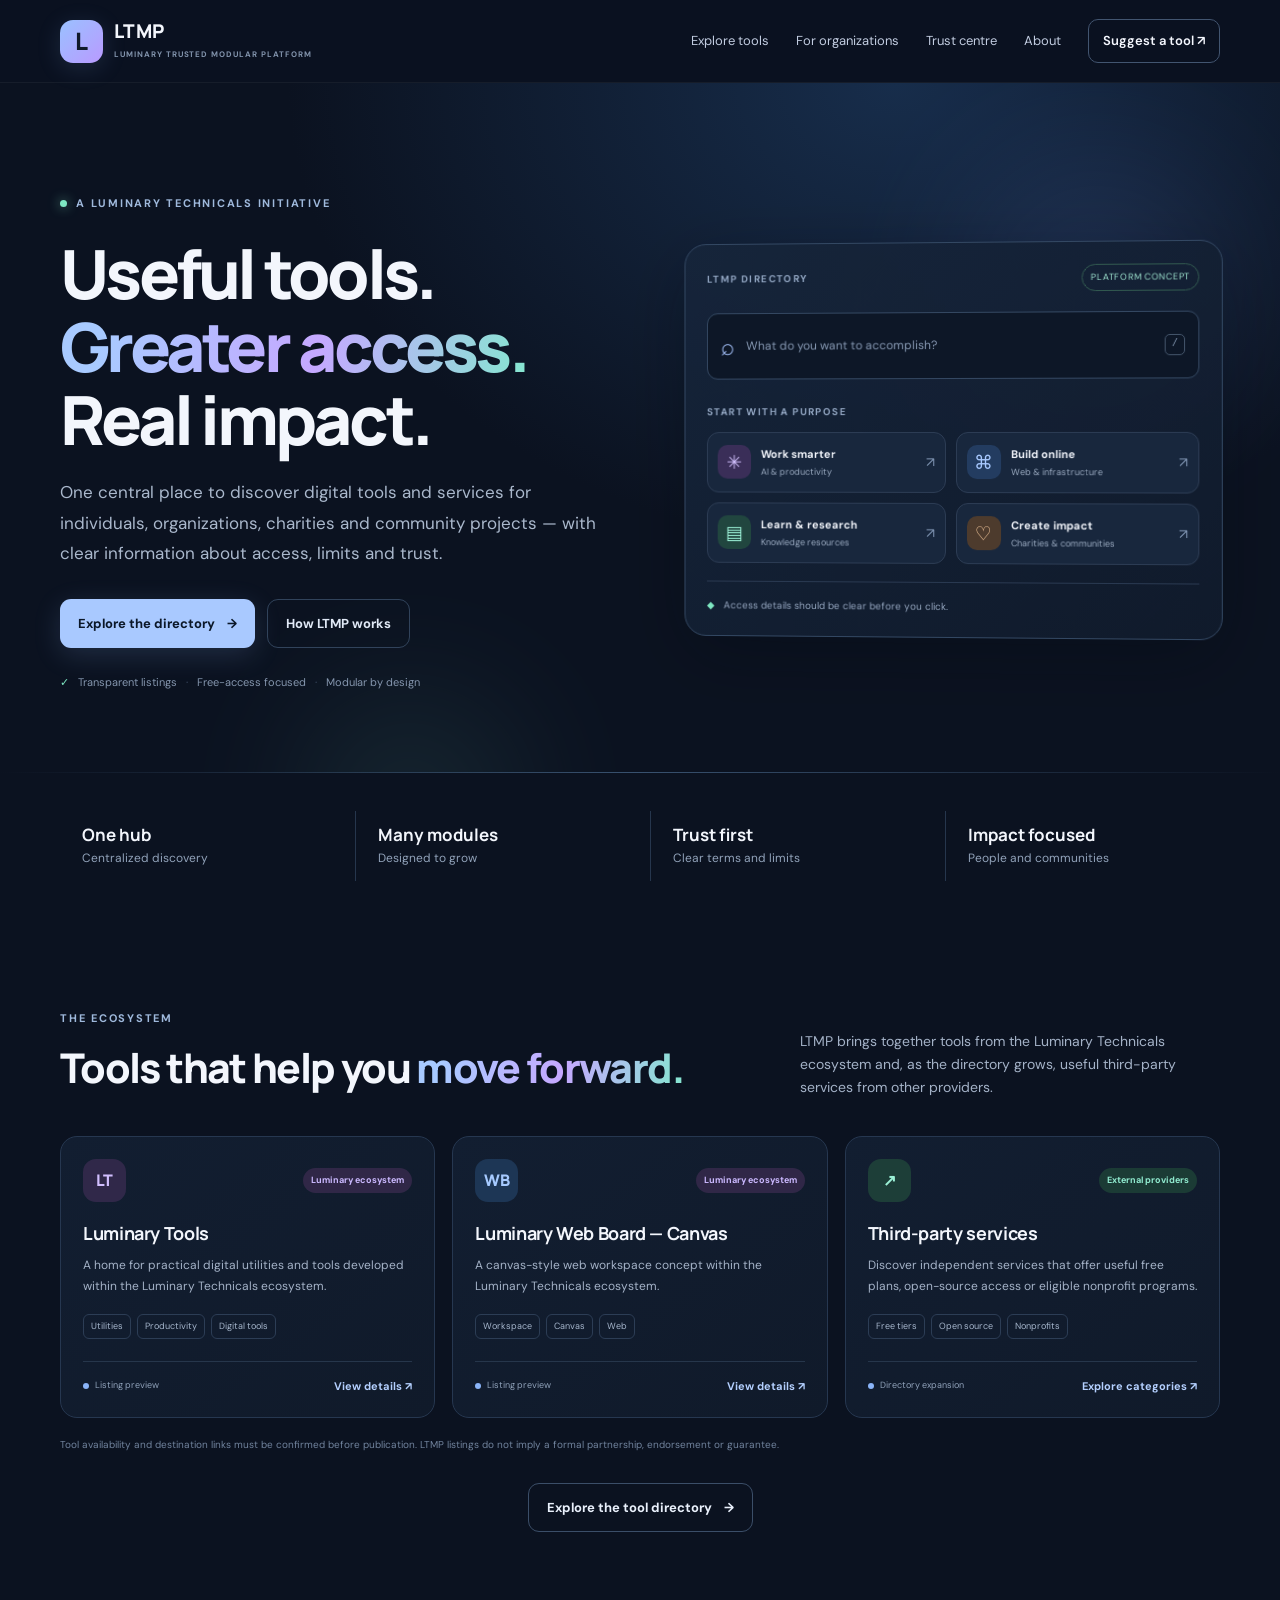
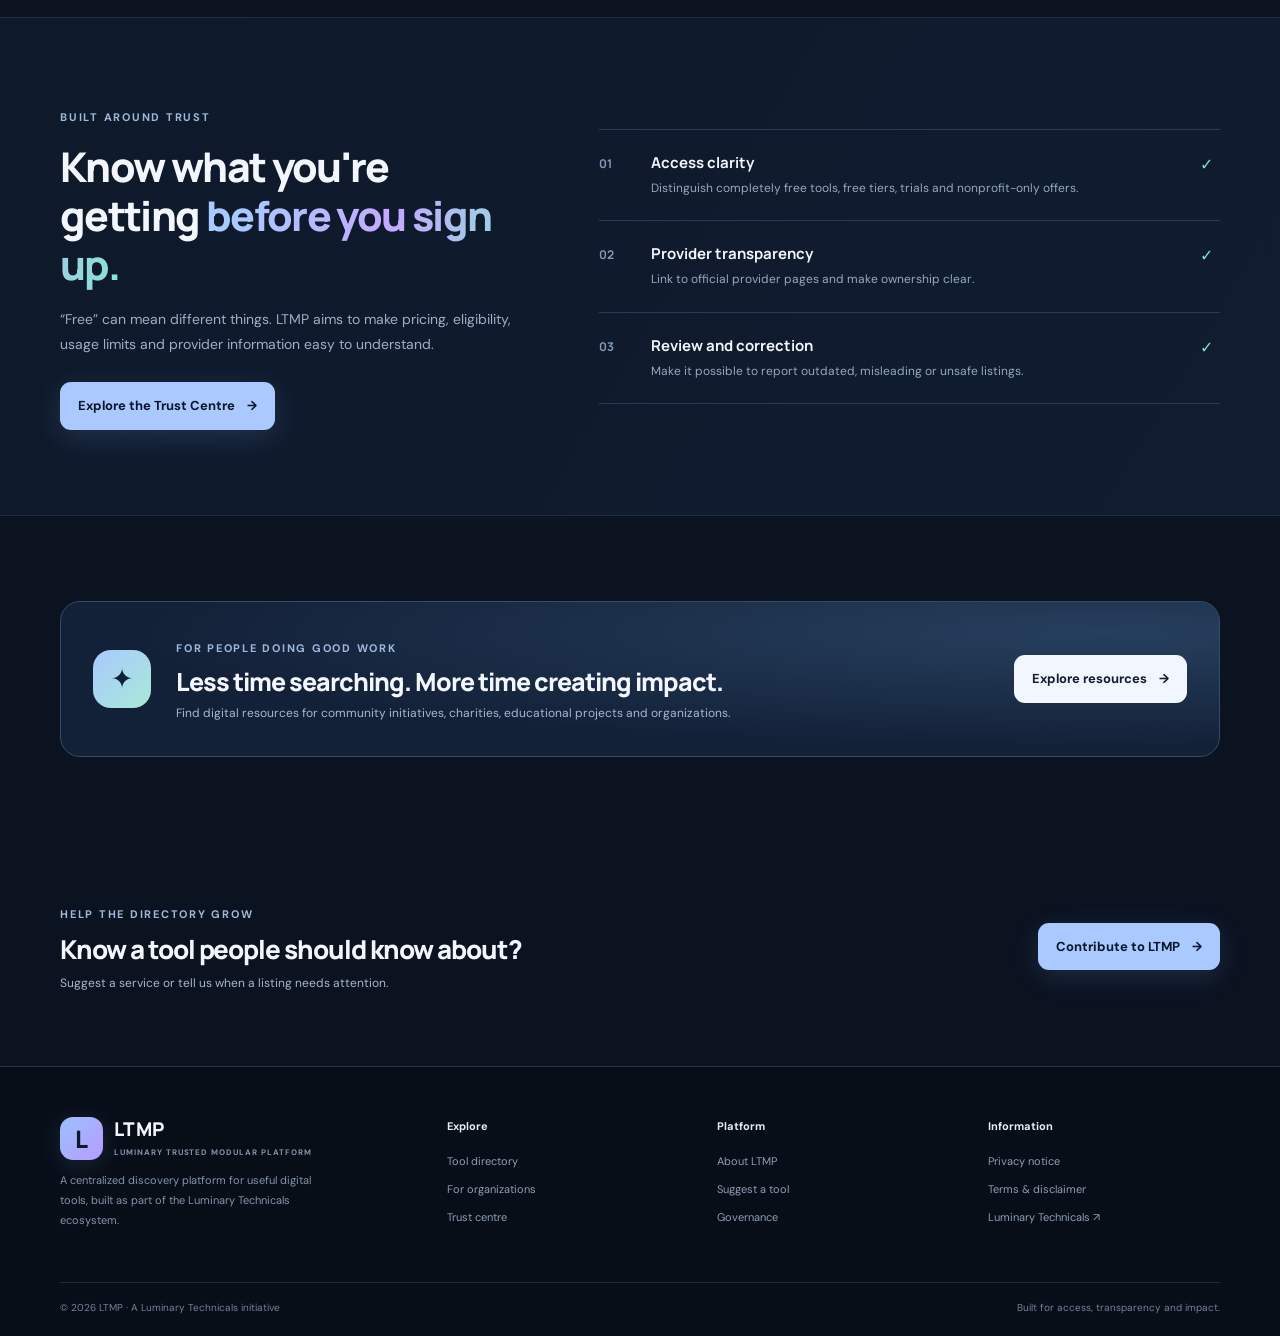
<file: index.html>
<!doctype html>
<html lang="en">
<head>
  <meta charset="utf-8">
  <meta name="viewport" content="width=device-width, initial-scale=1">
  <title>LTMP — Luminary Trusted Modular Platform</title>
  <meta name="description" content="Discover useful digital tools and services for individuals, organizations, charities and community projects through LTMP by Luminary Technicals.">
  <meta name="robots" content="index,follow,max-image-preview:large">
  <meta name="theme-color" content="#0b1220">
  <link rel="canonical" href="https://ltmp.qzz.io/">
  <link rel="icon" href="assets/favicon.svg" type="image/svg+xml">
  <link rel="stylesheet" href="assets/styles.css">
  <meta property="og:type" content="website">
  <meta property="og:title" content="LTMP — Useful tools. Greater access. Real impact.">
  <meta property="og:description" content="A centralized platform for discovering digital tools and services, with clear access details and trust information.">
  <meta property="og:url" content="https://ltmp.qzz.io/">
  <meta name="twitter:card" content="summary">
  <script type="application/ld+json">
  {
    "@context":"https://schema.org",
    "@graph":[
      {
        "@type":"Organization",
        "@id":"https://ltmp.qzz.io/#organization",
        "name":"Luminary Trusted Modular Platform",
        "alternateName":"LTMP",
        "url":"https://ltmp.qzz.io/",
        "description":"A digital tools discovery and access platform developed as part of the Luminary Technicals ecosystem.",
        "parentOrganization":{"@type":"Organization","name":"Luminary Technicals","url":"https://luminarytechnicals.dpdns.org/"}
      },
      {
        "@type":"WebSite",
        "@id":"https://ltmp.qzz.io/#website",
        "url":"https://ltmp.qzz.io/",
        "name":"LTMP",
        "alternateName":"Luminary Trusted Modular Platform",
        "publisher":{"@id":"https://ltmp.qzz.io/#organization"},
        "inLanguage":"en"
      },
      {
        "@type":"WebPage",
        "@id":"https://ltmp.qzz.io/#webpage",
        "url":"https://ltmp.qzz.io/",
        "name":"LTMP — Luminary Trusted Modular Platform",
        "isPartOf":{"@id":"https://ltmp.qzz.io/#website"},
        "about":{"@id":"https://ltmp.qzz.io/#organization"},
        "description":"Discover useful digital tools and services for people, organizations and charities."
      }
    ]
  }
  </script>
</head>
<body>
<a class="skip-link" href="#main">Skip to content</a>
<header class="site-header">
  <div class="container nav-wrap">
    <a class="brand" href="index.html" aria-label="LTMP home">
      <span class="brand-mark">L</span><span><strong>LTMP</strong><small>LUMINARY TRUSTED MODULAR PLATFORM</small></span>
    </a>
    <button class="menu-toggle" aria-expanded="false" aria-controls="main-nav" aria-label="Toggle navigation"><span></span><span></span><span></span></button>
    <nav id="main-nav" class="main-nav" aria-label="Main navigation">
      <a href="tools.html">Explore tools</a><a href="for-organizations.html">For organizations</a><a href="trust.html">Trust centre</a><a href="about.html">About</a>
      <a class="nav-cta" href="contribute.html">Suggest a tool <span aria-hidden="true">↗</span></a>
    </nav>
  </div>
</header>
<main id="main">
  <section class="hero">
    <div class="hero-glow glow-one"></div><div class="hero-glow glow-two"></div>
    <div class="container hero-grid">
      <div class="hero-copy">
        <div class="eyebrow"><span class="status-dot"></span> A Luminary Technicals initiative</div>
        <h1>Useful tools.<br><span class="gradient-text">Greater access.</span><br>Real impact.</h1>
        <p class="hero-lead">One central place to discover digital tools and services for individuals, organizations, charities and community projects — with clear information about access, limits and trust.</p>
        <div class="hero-actions"><a class="button button-primary" href="tools.html">Explore the directory <span>→</span></a><a class="button button-quiet" href="about.html">How LTMP works</a></div>
        <div class="hero-proof"><span class="proof-icon">✓</span><span>Transparent listings</span><span class="proof-separator">·</span><span>Free-access focused</span><span class="proof-separator">·</span><span>Modular by design</span></div>
      </div>
      <div class="hero-panel" aria-label="LTMP platform overview">
        <div class="panel-top"><span class="panel-label">LTMP DIRECTORY</span><span class="live-indicator">PLATFORM CONCEPT</span></div>
        <div class="search-box"><span class="search-icon">⌕</span><span>What do you want to accomplish?</span><kbd>/</kbd></div>
        <div class="mini-label">START WITH A PURPOSE</div>
        <div class="purpose-grid">
          <a href="tools.html#productivity" class="purpose-card"><span class="purpose-icon purple">✳</span><span><b>Work smarter</b><small>AI & productivity</small></span><span class="arrow">↗</span></a>
          <a href="tools.html#infrastructure" class="purpose-card"><span class="purpose-icon blue">⌘</span><span><b>Build online</b><small>Web & infrastructure</small></span><span class="arrow">↗</span></a>
          <a href="tools.html#learning" class="purpose-card"><span class="purpose-icon mint">▤</span><span><b>Learn & research</b><small>Knowledge resources</small></span><span class="arrow">↗</span></a>
          <a href="for-organizations.html" class="purpose-card"><span class="purpose-icon orange">♡</span><span><b>Create impact</b><small>Charities & communities</small></span><span class="arrow">↗</span></a>
        </div>
        <div class="panel-footer"><span class="shield">◆</span><span>Access details should be clear before you click.</span></div>
      </div>
    </div>
    <div class="hero-bottom-line"></div>
  </section>

  <section class="section section-tight">
    <div class="container stats-row">
      <div><strong>One hub</strong><span>Centralized discovery</span></div><div><strong>Many modules</strong><span>Designed to grow</span></div><div><strong>Trust first</strong><span>Clear terms and limits</span></div><div><strong>Impact focused</strong><span>People and communities</span></div>
    </div>
  </section>

  <section class="section">
    <div class="container">
      <div class="section-heading"><div><span class="eyebrow">THE ECOSYSTEM</span><h2>Tools that help you <span class="gradient-text">move forward.</span></h2></div><p>LTMP brings together tools from the Luminary Technicals ecosystem and, as the directory grows, useful third-party services from other providers.</p></div>
      <div class="tool-grid">
        <article class="tool-card featured-tool">
          <div class="tool-card-top"><span class="tool-logo logo-purple">LT</span><span class="pill pill-internal">Luminary ecosystem</span></div>
          <h3>Luminary Tools</h3><p>A home for practical digital utilities and tools developed within the Luminary Technicals ecosystem.</p>
          <div class="tag-row"><span>Utilities</span><span>Productivity</span><span>Digital tools</span></div>
          <div class="card-bottom"><span class="availability"><i></i> Listing preview</span><a href="tools.html#luminary-tools" class="text-link">View details ↗</a></div>
        </article>
        <article class="tool-card">
          <div class="tool-card-top"><span class="tool-logo logo-blue">WB</span><span class="pill pill-internal">Luminary ecosystem</span></div>
          <h3>Luminary Web Board — Canvas</h3><p>A canvas-style web workspace concept within the Luminary Technicals ecosystem.</p>
          <div class="tag-row"><span>Workspace</span><span>Canvas</span><span>Web</span></div>
          <div class="card-bottom"><span class="availability"><i></i> Listing preview</span><a href="tools.html#web-board" class="text-link">View details ↗</a></div>
        </article>
        <article class="tool-card third-party-card">
          <div class="tool-card-top"><span class="tool-logo logo-mint">↗</span><span class="pill pill-external">External providers</span></div>
          <h3>Third-party services</h3><p>Discover independent services that offer useful free plans, open-source access or eligible nonprofit programs.</p>
          <div class="tag-row"><span>Free tiers</span><span>Open source</span><span>Nonprofits</span></div>
          <div class="card-bottom"><span class="availability"><i></i> Directory expansion</span><a href="tools.html#external-services" class="text-link">Explore categories ↗</a></div>
        </article>
      </div>
      <p class="fine-print">Tool availability and destination links must be confirmed before publication. LTMP listings do not imply a formal partnership, endorsement or guarantee.</p>
      <div class="center-action"><a class="button button-outline" href="tools.html">Explore the tool directory <span>→</span></a></div>
    </div>
  </section>

  <section class="section section-dark">
    <div class="container split-section">
      <div><span class="eyebrow">BUILT AROUND TRUST</span><h2>Know what you're getting <span class="gradient-text">before you sign up.</span></h2><p class="muted">“Free” can mean different things. LTMP aims to make pricing, eligibility, usage limits and provider information easy to understand.</p><a class="button button-primary" href="trust.html">Explore the Trust Centre <span>→</span></a></div>
      <div class="trust-list">
        <div class="trust-item"><span class="trust-number">01</span><div><h3>Access clarity</h3><p>Distinguish completely free tools, free tiers, trials and nonprofit-only offers.</p></div><span class="checkmark">✓</span></div>
        <div class="trust-item"><span class="trust-number">02</span><div><h3>Provider transparency</h3><p>Link to official provider pages and make ownership clear.</p></div><span class="checkmark">✓</span></div>
        <div class="trust-item"><span class="trust-number">03</span><div><h3>Review and correction</h3><p>Make it possible to report outdated, misleading or unsafe listings.</p></div><span class="checkmark">✓</span></div>
      </div>
    </div>
  </section>

  <section class="section">
    <div class="container impact-banner">
      <div class="impact-orb">✦</div><div><span class="eyebrow">FOR PEOPLE DOING GOOD WORK</span><h2>Less time searching. More time creating impact.</h2><p>Find digital resources for community initiatives, charities, educational projects and organizations.</p></div><a class="button button-light" href="for-organizations.html">Explore resources <span>→</span></a>
    </div>
  </section>

  <section class="section section-tight">
    <div class="container final-cta"><div><span class="eyebrow">HELP THE DIRECTORY GROW</span><h2>Know a tool people should know about?</h2><p>Suggest a service or tell us when a listing needs attention.</p></div><a class="button button-primary" href="contribute.html">Contribute to LTMP <span>→</span></a></div>
  </section>
</main>
<footer class="site-footer"><div class="container footer-main">
  <div class="footer-brand"><a class="brand" href="index.html"><span class="brand-mark">L</span><span><strong>LTMP</strong><small>LUMINARY TRUSTED MODULAR PLATFORM</small></span></a><p>A centralized discovery platform for useful digital tools, built as part of the Luminary Technicals ecosystem.</p></div>
  <div class="footer-col"><h4>Explore</h4><a href="tools.html">Tool directory</a><a href="for-organizations.html">For organizations</a><a href="trust.html">Trust centre</a></div>
  <div class="footer-col"><h4>Platform</h4><a href="about.html">About LTMP</a><a href="contribute.html">Suggest a tool</a><a href="governance.html">Governance</a></div>
  <div class="footer-col"><h4>Information</h4><a href="privacy.html">Privacy notice</a><a href="terms.html">Terms & disclaimer</a><a href="https://luminarytechnicals.dpdns.org/" rel="noopener">Luminary Technicals ↗</a></div>
</div><div class="container footer-bottom"><span>© <span id="year">2026</span> LTMP · A Luminary Technicals initiative</span><span>Built for access, transparency and impact.</span></div></footer>
<script src="assets/script.js" defer></script>
</body></html>
</file>
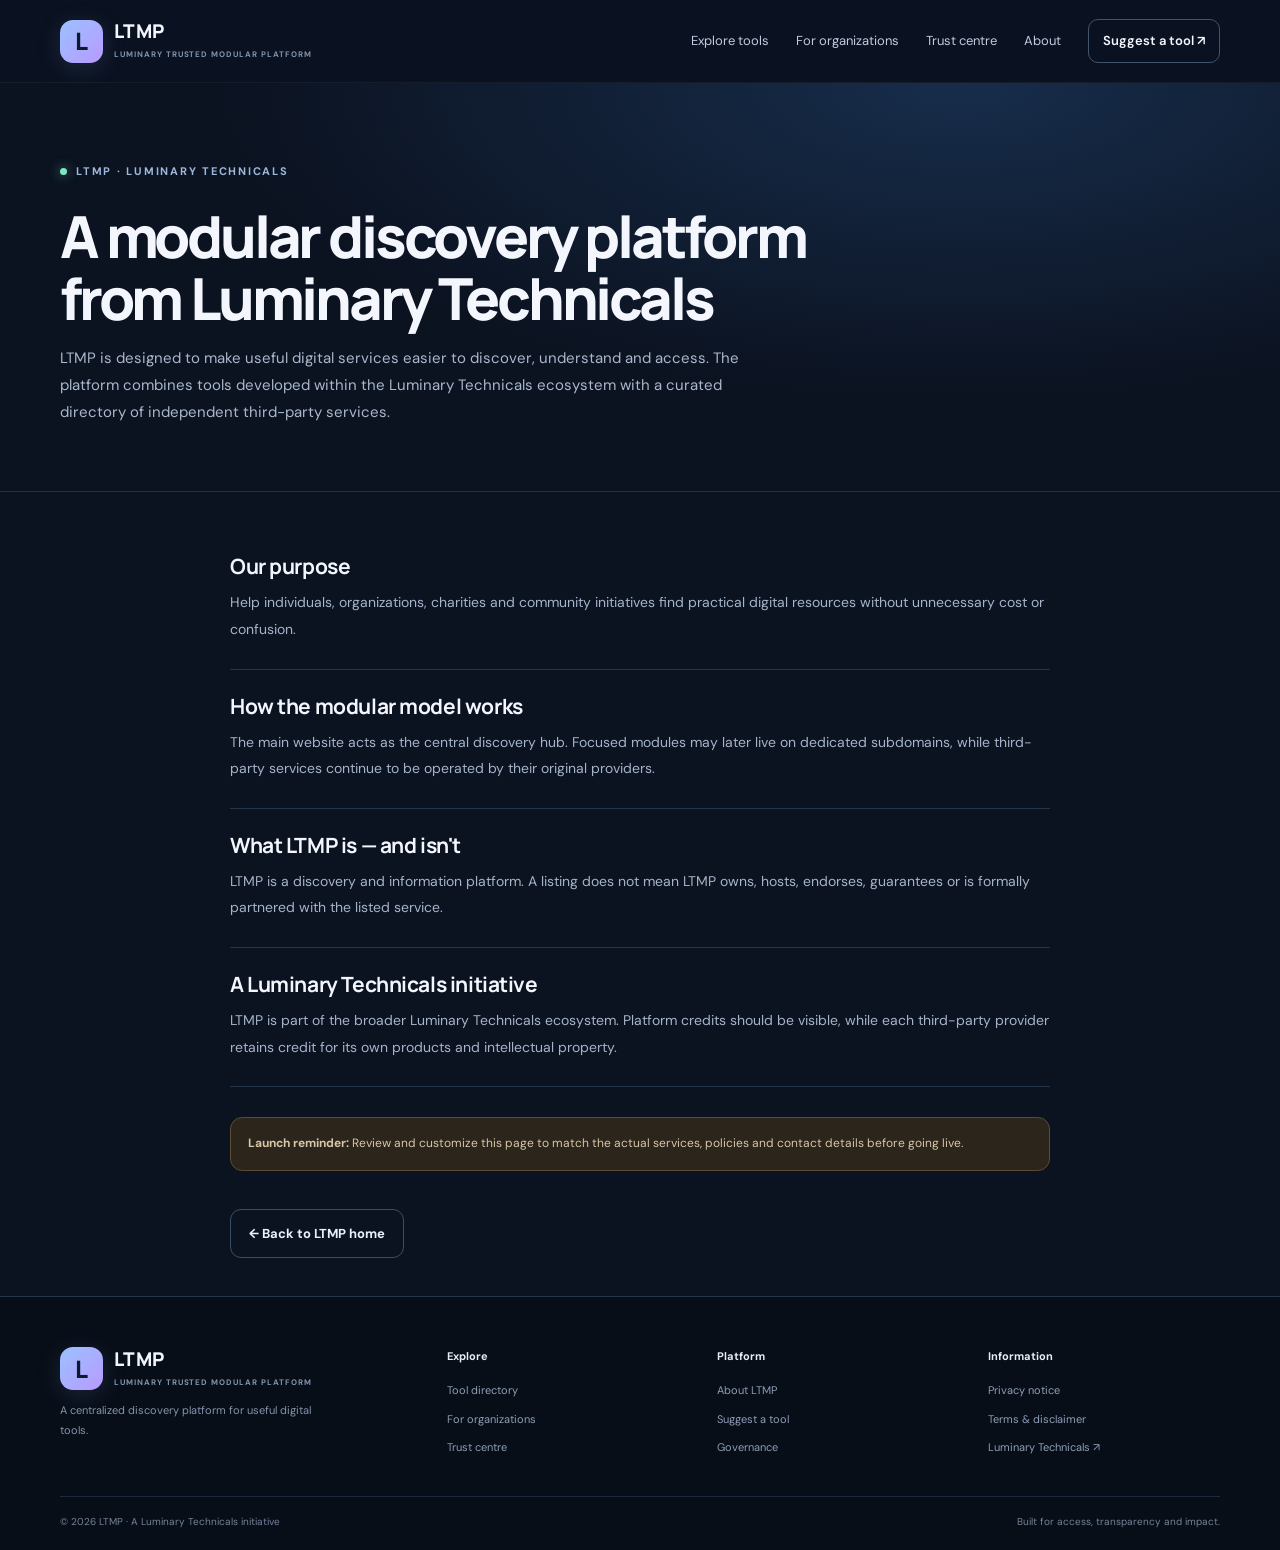
<file: about.html>
<!doctype html>
<html lang="en"><head><meta charset="utf-8"><meta name="viewport" content="width=device-width,initial-scale=1"><title>About LTMP | LTMP</title><meta name="description" content="LTMP is designed to make useful digital services easier to discover, understand and access. The platform combines tools developed within the Luminary Technicals ecosystem with a curated directory of independent third-party services."><meta name="robots" content="index,follow"><link rel="canonical" href="https://ltmp.qzz.io/about.html"><link rel="icon" href="assets/favicon.svg" type="image/svg+xml"><link rel="stylesheet" href="assets/styles.css"><meta name="theme-color" content="#0b1220"></head>
<body><a class="skip-link" href="#main">Skip to content</a><header class="site-header"><div class="container nav-wrap"><a class="brand" href="index.html"><span class="brand-mark">L</span><span><strong>LTMP</strong><small>LUMINARY TRUSTED MODULAR PLATFORM</small></span></a><button class="menu-toggle" aria-expanded="false" aria-controls="main-nav" aria-label="Toggle navigation"><span></span><span></span><span></span></button><nav id="main-nav" class="main-nav"><a href="tools.html">Explore tools</a><a href="for-organizations.html">For organizations</a><a href="trust.html">Trust centre</a><a href="about.html">About</a><a class="nav-cta" href="contribute.html">Suggest a tool ↗</a></nav></div></header>
<main id="main"><section class="page-hero"><div class="container"><div class="eyebrow"><span class="status-dot"></span> LTMP · LUMINARY TECHNICALS</div><h1>A modular discovery platform from Luminary Technicals</h1><p>LTMP is designed to make useful digital services easier to discover, understand and access. The platform combines tools developed within the Luminary Technicals ecosystem with a curated directory of independent third-party services.</p></div></section><section class="section section-tight"><div class="container prose-container"><section class="content-block"><h2>Our purpose</h2><p>Help individuals, organizations, charities and community initiatives find practical digital resources without unnecessary cost or confusion.</p></section><section class="content-block"><h2>How the modular model works</h2><p>The main website acts as the central discovery hub. Focused modules may later live on dedicated subdomains, while third-party services continue to be operated by their original providers.</p></section><section class="content-block"><h2>What LTMP is — and isn't</h2><p>LTMP is a discovery and information platform. A listing does not mean LTMP owns, hosts, endorses, guarantees or is formally partnered with the listed service.</p></section><section class="content-block"><h2>A Luminary Technicals initiative</h2><p>LTMP is part of the broader Luminary Technicals ecosystem. Platform credits should be visible, while each third-party provider retains credit for its own products and intellectual property.</p></section><div class="notice-box"><strong>Launch reminder:</strong> Review and customize this page to match the actual services, policies and contact details before going live.</div><a class="button button-outline" href="index.html">← Back to LTMP home</a></div></section></main>
<footer class="site-footer"><div class="container footer-main"><div class="footer-brand"><a class="brand" href="index.html"><span class="brand-mark">L</span><span><strong>LTMP</strong><small>LUMINARY TRUSTED MODULAR PLATFORM</small></span></a><p>A centralized discovery platform for useful digital tools.</p></div><div class="footer-col"><h4>Explore</h4><a href="tools.html">Tool directory</a><a href="for-organizations.html">For organizations</a><a href="trust.html">Trust centre</a></div><div class="footer-col"><h4>Platform</h4><a href="about.html">About LTMP</a><a href="contribute.html">Suggest a tool</a><a href="governance.html">Governance</a></div><div class="footer-col"><h4>Information</h4><a href="privacy.html">Privacy notice</a><a href="terms.html">Terms & disclaimer</a><a href="https://luminarytechnicals.dpdns.org/">Luminary Technicals ↗</a></div></div><div class="container footer-bottom"><span>© <span id="year">2026</span> LTMP · A Luminary Technicals initiative</span><span>Built for access, transparency and impact.</span></div></footer><script src="assets/script.js" defer></script></body></html>
</file>
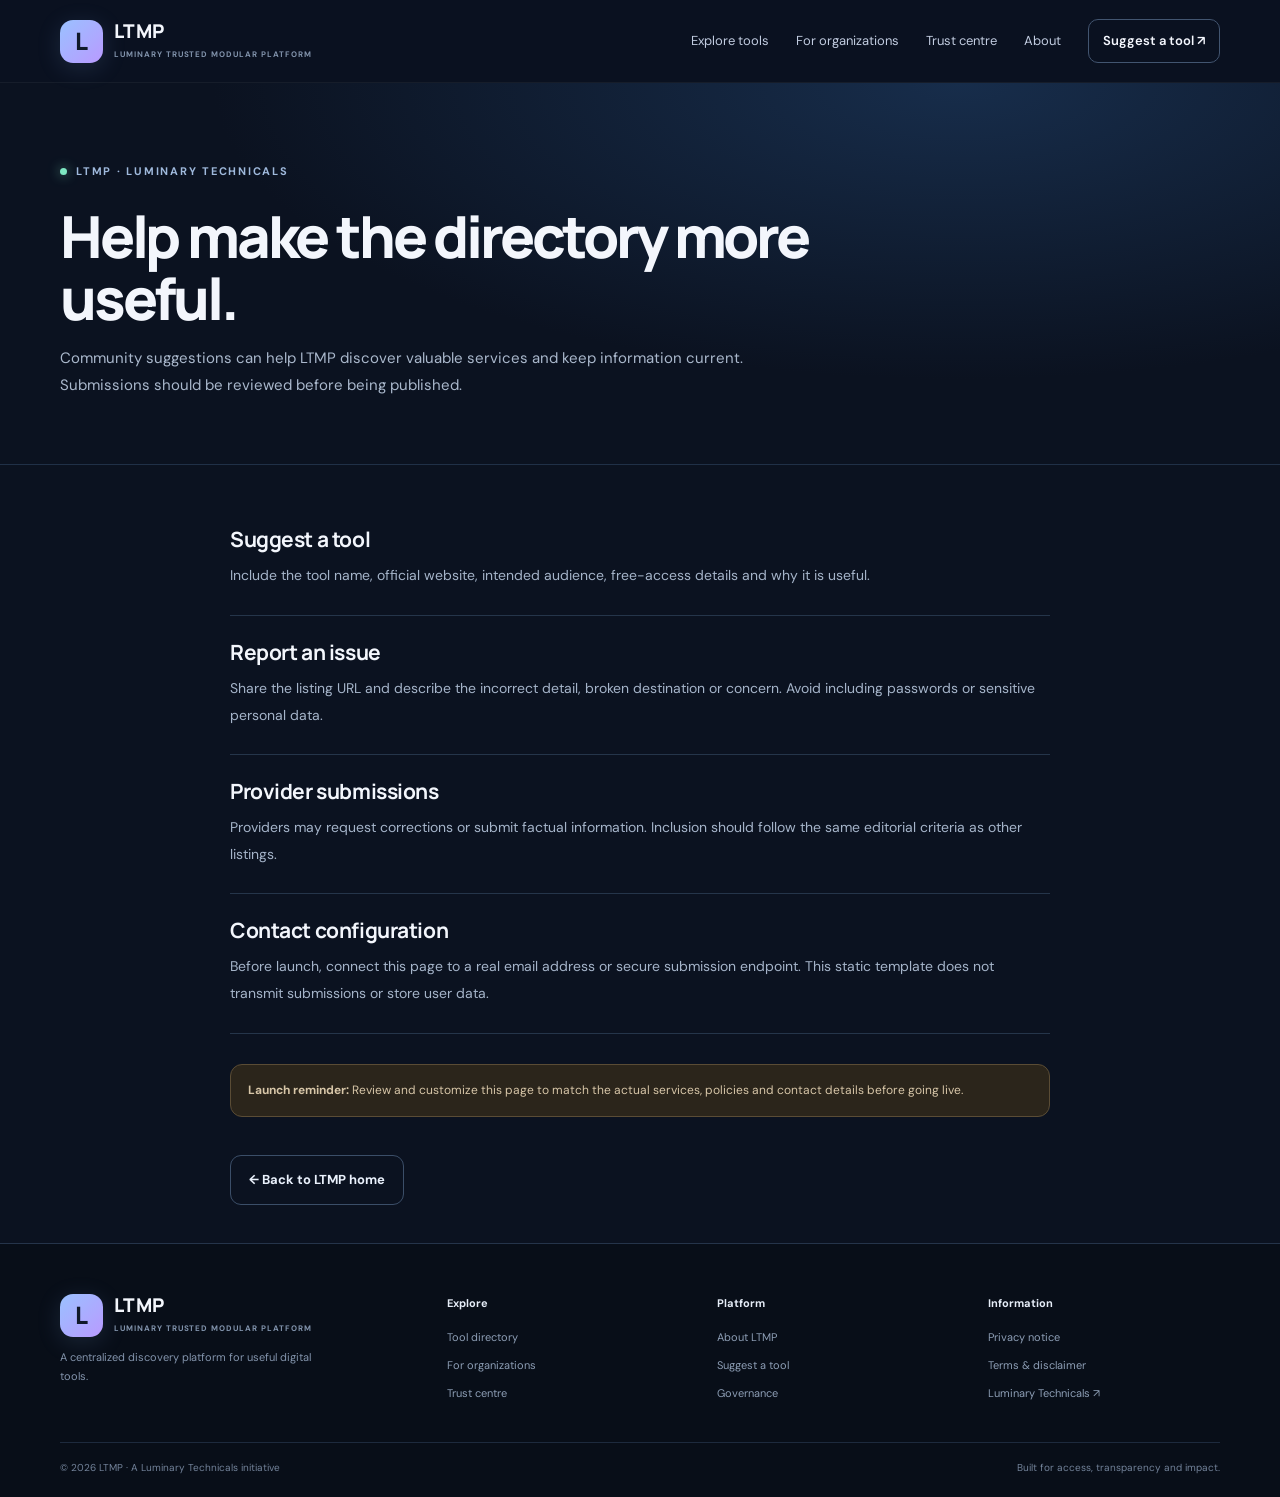
<file: contribute.html>
<!doctype html>
<html lang="en"><head><meta charset="utf-8"><meta name="viewport" content="width=device-width,initial-scale=1"><title>Contribute to LTMP | LTMP</title><meta name="description" content="Community suggestions can help LTMP discover valuable services and keep information current. Submissions should be reviewed before being published."><meta name="robots" content="index,follow"><link rel="canonical" href="https://ltmp.qzz.io/contribute.html"><link rel="icon" href="assets/favicon.svg" type="image/svg+xml"><link rel="stylesheet" href="assets/styles.css"><meta name="theme-color" content="#0b1220"></head>
<body><a class="skip-link" href="#main">Skip to content</a><header class="site-header"><div class="container nav-wrap"><a class="brand" href="index.html"><span class="brand-mark">L</span><span><strong>LTMP</strong><small>LUMINARY TRUSTED MODULAR PLATFORM</small></span></a><button class="menu-toggle" aria-expanded="false" aria-controls="main-nav" aria-label="Toggle navigation"><span></span><span></span><span></span></button><nav id="main-nav" class="main-nav"><a href="tools.html">Explore tools</a><a href="for-organizations.html">For organizations</a><a href="trust.html">Trust centre</a><a href="about.html">About</a><a class="nav-cta" href="contribute.html">Suggest a tool ↗</a></nav></div></header>
<main id="main"><section class="page-hero"><div class="container"><div class="eyebrow"><span class="status-dot"></span> LTMP · LUMINARY TECHNICALS</div><h1>Help make the directory more useful.</h1><p>Community suggestions can help LTMP discover valuable services and keep information current. Submissions should be reviewed before being published.</p></div></section><section class="section section-tight"><div class="container prose-container"><section class="content-block"><h2>Suggest a tool</h2><p>Include the tool name, official website, intended audience, free-access details and why it is useful.</p></section><section class="content-block"><h2>Report an issue</h2><p>Share the listing URL and describe the incorrect detail, broken destination or concern. Avoid including passwords or sensitive personal data.</p></section><section class="content-block"><h2>Provider submissions</h2><p>Providers may request corrections or submit factual information. Inclusion should follow the same editorial criteria as other listings.</p></section><section class="content-block"><h2>Contact configuration</h2><p>Before launch, connect this page to a real email address or secure submission endpoint. This static template does not transmit submissions or store user data.</p></section><div class="notice-box"><strong>Launch reminder:</strong> Review and customize this page to match the actual services, policies and contact details before going live.</div><a class="button button-outline" href="index.html">← Back to LTMP home</a></div></section></main>
<footer class="site-footer"><div class="container footer-main"><div class="footer-brand"><a class="brand" href="index.html"><span class="brand-mark">L</span><span><strong>LTMP</strong><small>LUMINARY TRUSTED MODULAR PLATFORM</small></span></a><p>A centralized discovery platform for useful digital tools.</p></div><div class="footer-col"><h4>Explore</h4><a href="tools.html">Tool directory</a><a href="for-organizations.html">For organizations</a><a href="trust.html">Trust centre</a></div><div class="footer-col"><h4>Platform</h4><a href="about.html">About LTMP</a><a href="contribute.html">Suggest a tool</a><a href="governance.html">Governance</a></div><div class="footer-col"><h4>Information</h4><a href="privacy.html">Privacy notice</a><a href="terms.html">Terms & disclaimer</a><a href="https://luminarytechnicals.dpdns.org/">Luminary Technicals ↗</a></div></div><div class="container footer-bottom"><span>© <span id="year">2026</span> LTMP · A Luminary Technicals initiative</span><span>Built for access, transparency and impact.</span></div></footer><script src="assets/script.js" defer></script></body></html>
</file>
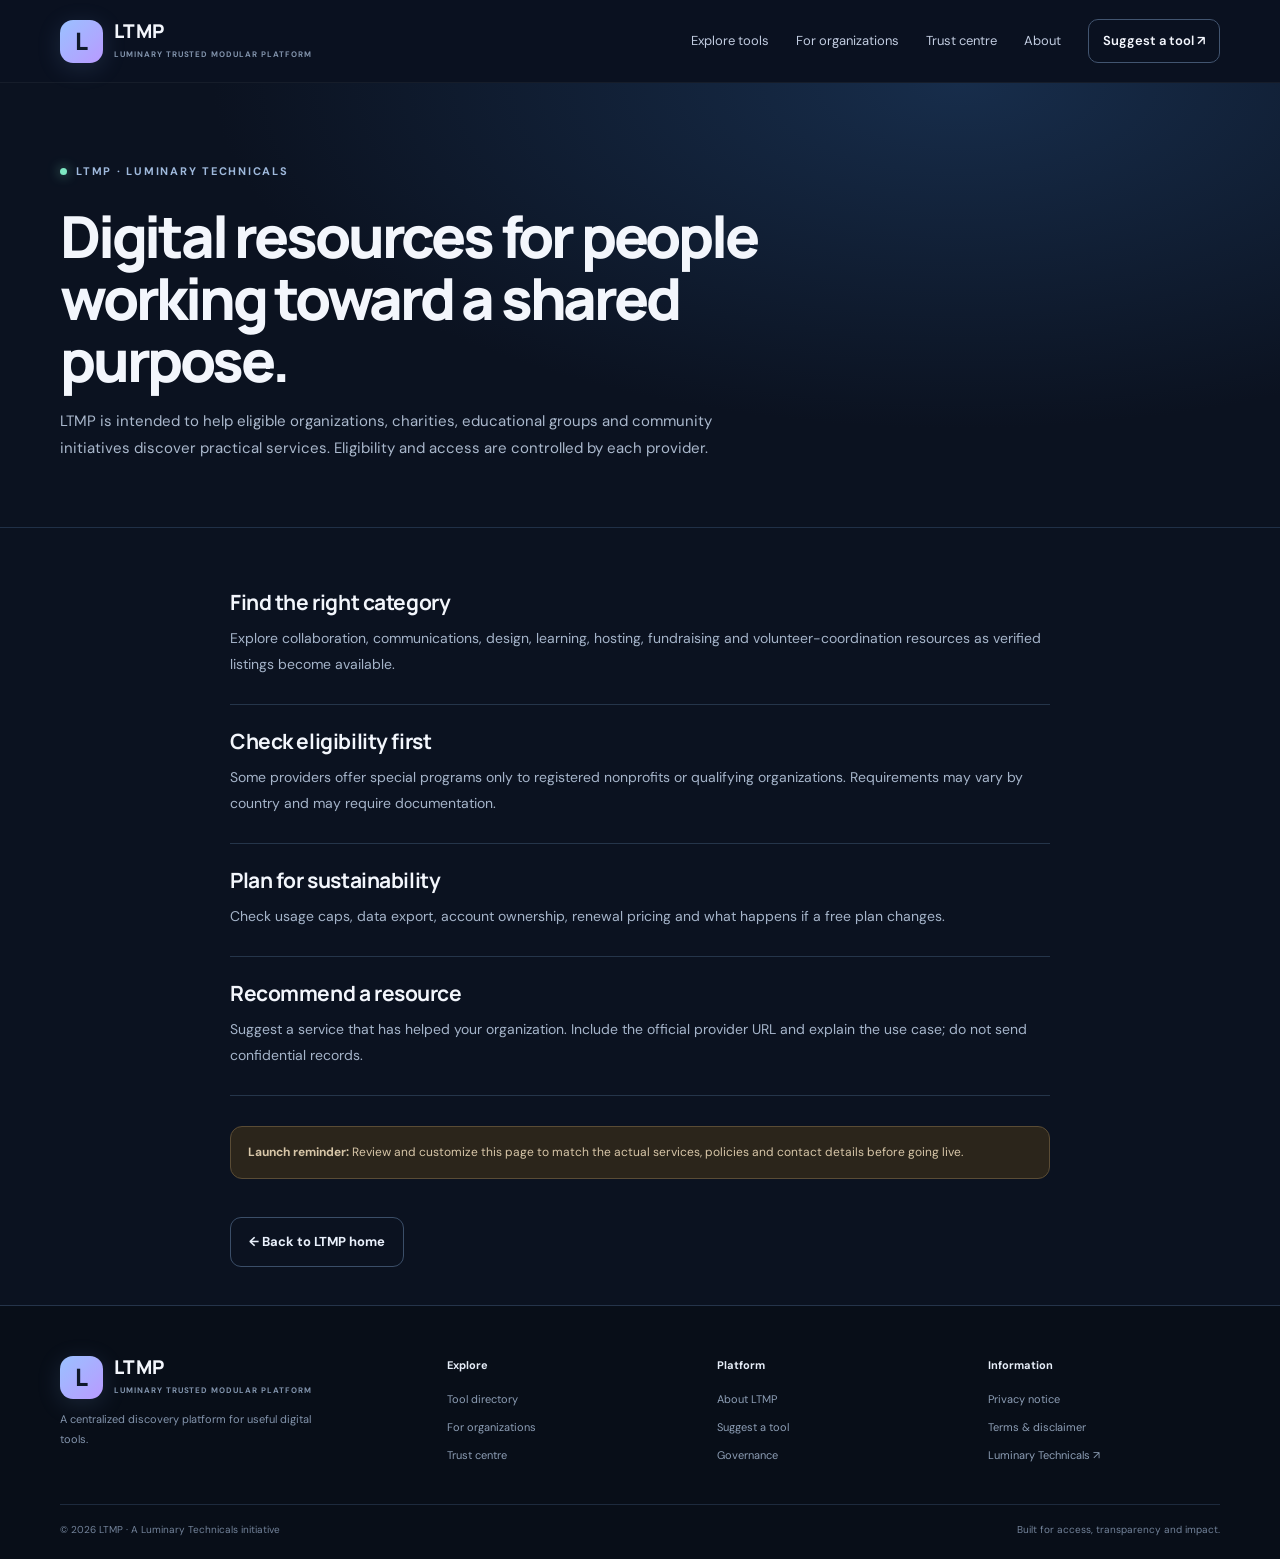
<file: for-organizations.html>
<!doctype html>
<html lang="en"><head><meta charset="utf-8"><meta name="viewport" content="width=device-width,initial-scale=1"><title>For Organizations & Charities | LTMP</title><meta name="description" content="LTMP is intended to help eligible organizations, charities, educational groups and community initiatives discover practical services. Eligibility and access are controlled by each provider."><meta name="robots" content="index,follow"><link rel="canonical" href="https://ltmp.qzz.io/for-organizations.html"><link rel="icon" href="assets/favicon.svg" type="image/svg+xml"><link rel="stylesheet" href="assets/styles.css"><meta name="theme-color" content="#0b1220"></head>
<body><a class="skip-link" href="#main">Skip to content</a><header class="site-header"><div class="container nav-wrap"><a class="brand" href="index.html"><span class="brand-mark">L</span><span><strong>LTMP</strong><small>LUMINARY TRUSTED MODULAR PLATFORM</small></span></a><button class="menu-toggle" aria-expanded="false" aria-controls="main-nav" aria-label="Toggle navigation"><span></span><span></span><span></span></button><nav id="main-nav" class="main-nav"><a href="tools.html">Explore tools</a><a href="for-organizations.html">For organizations</a><a href="trust.html">Trust centre</a><a href="about.html">About</a><a class="nav-cta" href="contribute.html">Suggest a tool ↗</a></nav></div></header>
<main id="main"><section class="page-hero"><div class="container"><div class="eyebrow"><span class="status-dot"></span> LTMP · LUMINARY TECHNICALS</div><h1>Digital resources for people working toward a shared purpose.</h1><p>LTMP is intended to help eligible organizations, charities, educational groups and community initiatives discover practical services. Eligibility and access are controlled by each provider.</p></div></section><section class="section section-tight"><div class="container prose-container"><section class="content-block"><h2>Find the right category</h2><p>Explore collaboration, communications, design, learning, hosting, fundraising and volunteer-coordination resources as verified listings become available.</p></section><section class="content-block"><h2>Check eligibility first</h2><p>Some providers offer special programs only to registered nonprofits or qualifying organizations. Requirements may vary by country and may require documentation.</p></section><section class="content-block"><h2>Plan for sustainability</h2><p>Check usage caps, data export, account ownership, renewal pricing and what happens if a free plan changes.</p></section><section class="content-block"><h2>Recommend a resource</h2><p>Suggest a service that has helped your organization. Include the official provider URL and explain the use case; do not send confidential records.</p></section><div class="notice-box"><strong>Launch reminder:</strong> Review and customize this page to match the actual services, policies and contact details before going live.</div><a class="button button-outline" href="index.html">← Back to LTMP home</a></div></section></main>
<footer class="site-footer"><div class="container footer-main"><div class="footer-brand"><a class="brand" href="index.html"><span class="brand-mark">L</span><span><strong>LTMP</strong><small>LUMINARY TRUSTED MODULAR PLATFORM</small></span></a><p>A centralized discovery platform for useful digital tools.</p></div><div class="footer-col"><h4>Explore</h4><a href="tools.html">Tool directory</a><a href="for-organizations.html">For organizations</a><a href="trust.html">Trust centre</a></div><div class="footer-col"><h4>Platform</h4><a href="about.html">About LTMP</a><a href="contribute.html">Suggest a tool</a><a href="governance.html">Governance</a></div><div class="footer-col"><h4>Information</h4><a href="privacy.html">Privacy notice</a><a href="terms.html">Terms & disclaimer</a><a href="https://luminarytechnicals.dpdns.org/">Luminary Technicals ↗</a></div></div><div class="container footer-bottom"><span>© <span id="year">2026</span> LTMP · A Luminary Technicals initiative</span><span>Built for access, transparency and impact.</span></div></footer><script src="assets/script.js" defer></script></body></html>
</file>
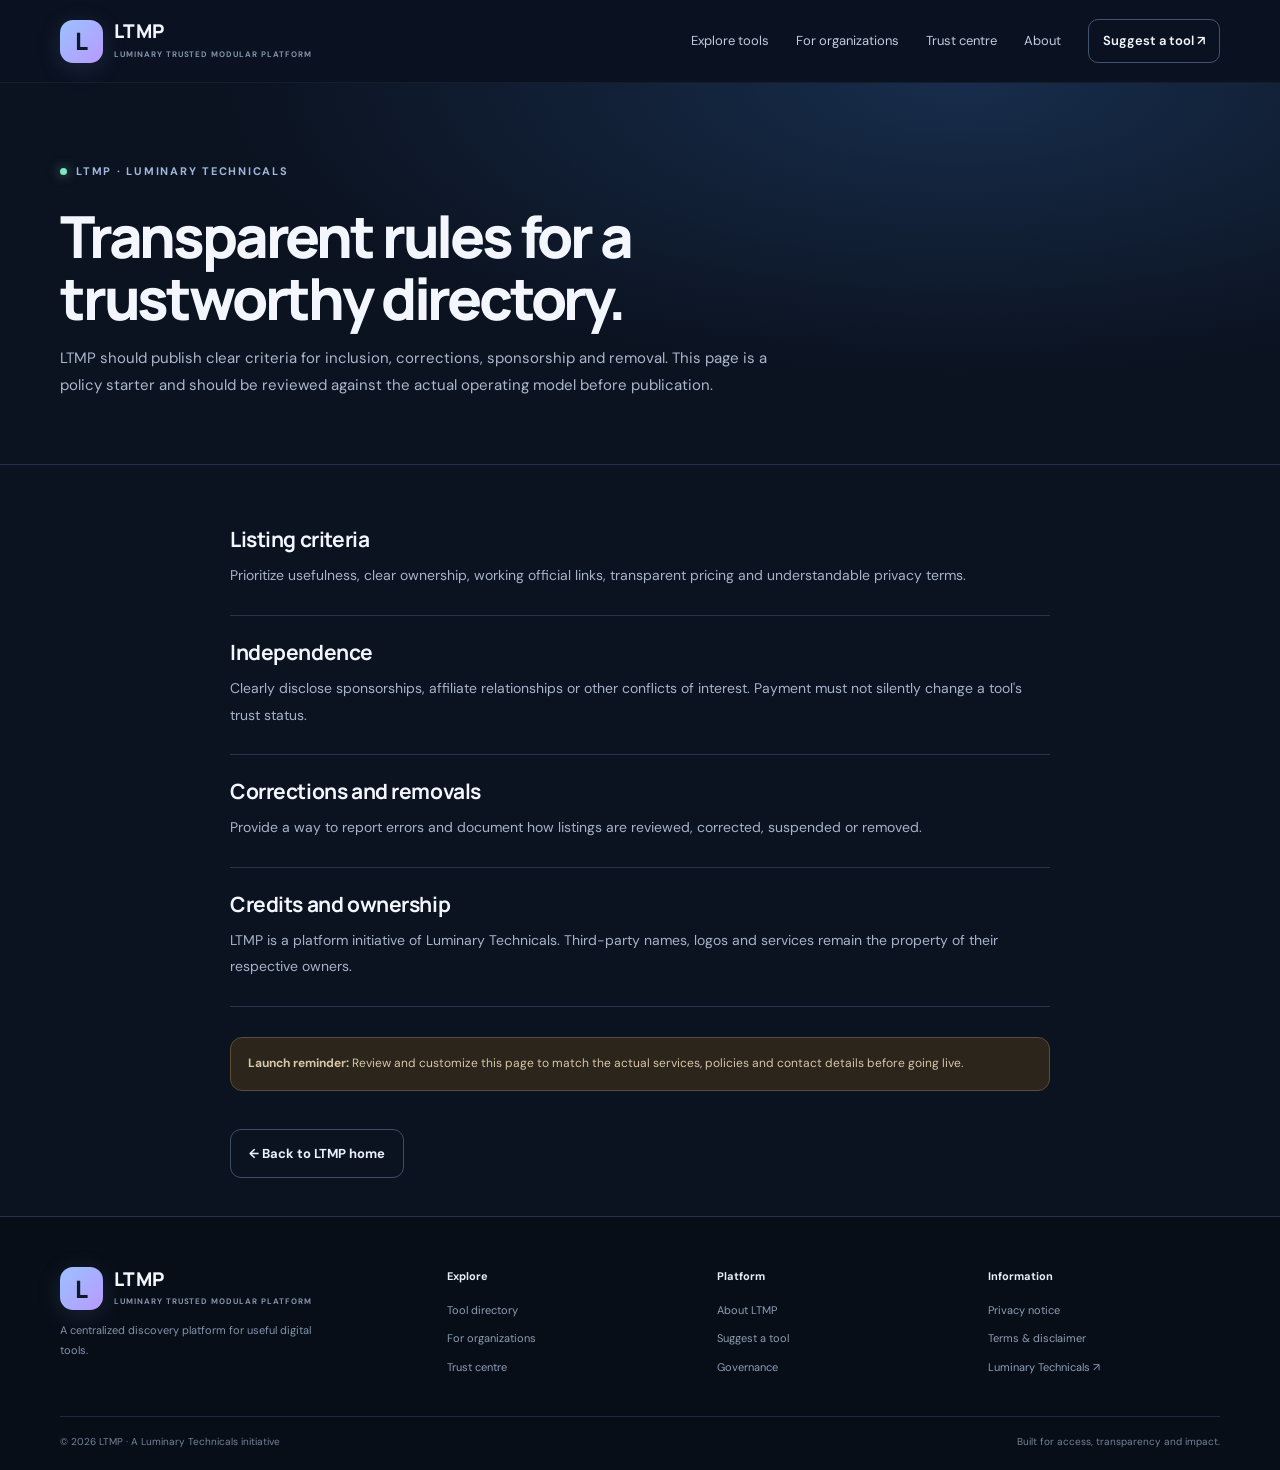
<file: governance.html>
<!doctype html>
<html lang="en"><head><meta charset="utf-8"><meta name="viewport" content="width=device-width,initial-scale=1"><title>Governance & Editorial Policy | LTMP</title><meta name="description" content="LTMP should publish clear criteria for inclusion, corrections, sponsorship and removal. This page is a policy starter and should be reviewed against the actual operating model before publication."><meta name="robots" content="index,follow"><link rel="canonical" href="https://ltmp.qzz.io/governance.html"><link rel="icon" href="assets/favicon.svg" type="image/svg+xml"><link rel="stylesheet" href="assets/styles.css"><meta name="theme-color" content="#0b1220"></head>
<body><a class="skip-link" href="#main">Skip to content</a><header class="site-header"><div class="container nav-wrap"><a class="brand" href="index.html"><span class="brand-mark">L</span><span><strong>LTMP</strong><small>LUMINARY TRUSTED MODULAR PLATFORM</small></span></a><button class="menu-toggle" aria-expanded="false" aria-controls="main-nav" aria-label="Toggle navigation"><span></span><span></span><span></span></button><nav id="main-nav" class="main-nav"><a href="tools.html">Explore tools</a><a href="for-organizations.html">For organizations</a><a href="trust.html">Trust centre</a><a href="about.html">About</a><a class="nav-cta" href="contribute.html">Suggest a tool ↗</a></nav></div></header>
<main id="main"><section class="page-hero"><div class="container"><div class="eyebrow"><span class="status-dot"></span> LTMP · LUMINARY TECHNICALS</div><h1>Transparent rules for a trustworthy directory.</h1><p>LTMP should publish clear criteria for inclusion, corrections, sponsorship and removal. This page is a policy starter and should be reviewed against the actual operating model before publication.</p></div></section><section class="section section-tight"><div class="container prose-container"><section class="content-block"><h2>Listing criteria</h2><p>Prioritize usefulness, clear ownership, working official links, transparent pricing and understandable privacy terms.</p></section><section class="content-block"><h2>Independence</h2><p>Clearly disclose sponsorships, affiliate relationships or other conflicts of interest. Payment must not silently change a tool's trust status.</p></section><section class="content-block"><h2>Corrections and removals</h2><p>Provide a way to report errors and document how listings are reviewed, corrected, suspended or removed.</p></section><section class="content-block"><h2>Credits and ownership</h2><p>LTMP is a platform initiative of Luminary Technicals. Third-party names, logos and services remain the property of their respective owners.</p></section><div class="notice-box"><strong>Launch reminder:</strong> Review and customize this page to match the actual services, policies and contact details before going live.</div><a class="button button-outline" href="index.html">← Back to LTMP home</a></div></section></main>
<footer class="site-footer"><div class="container footer-main"><div class="footer-brand"><a class="brand" href="index.html"><span class="brand-mark">L</span><span><strong>LTMP</strong><small>LUMINARY TRUSTED MODULAR PLATFORM</small></span></a><p>A centralized discovery platform for useful digital tools.</p></div><div class="footer-col"><h4>Explore</h4><a href="tools.html">Tool directory</a><a href="for-organizations.html">For organizations</a><a href="trust.html">Trust centre</a></div><div class="footer-col"><h4>Platform</h4><a href="about.html">About LTMP</a><a href="contribute.html">Suggest a tool</a><a href="governance.html">Governance</a></div><div class="footer-col"><h4>Information</h4><a href="privacy.html">Privacy notice</a><a href="terms.html">Terms & disclaimer</a><a href="https://luminarytechnicals.dpdns.org/">Luminary Technicals ↗</a></div></div><div class="container footer-bottom"><span>© <span id="year">2026</span> LTMP · A Luminary Technicals initiative</span><span>Built for access, transparency and impact.</span></div></footer><script src="assets/script.js" defer></script></body></html>
</file>
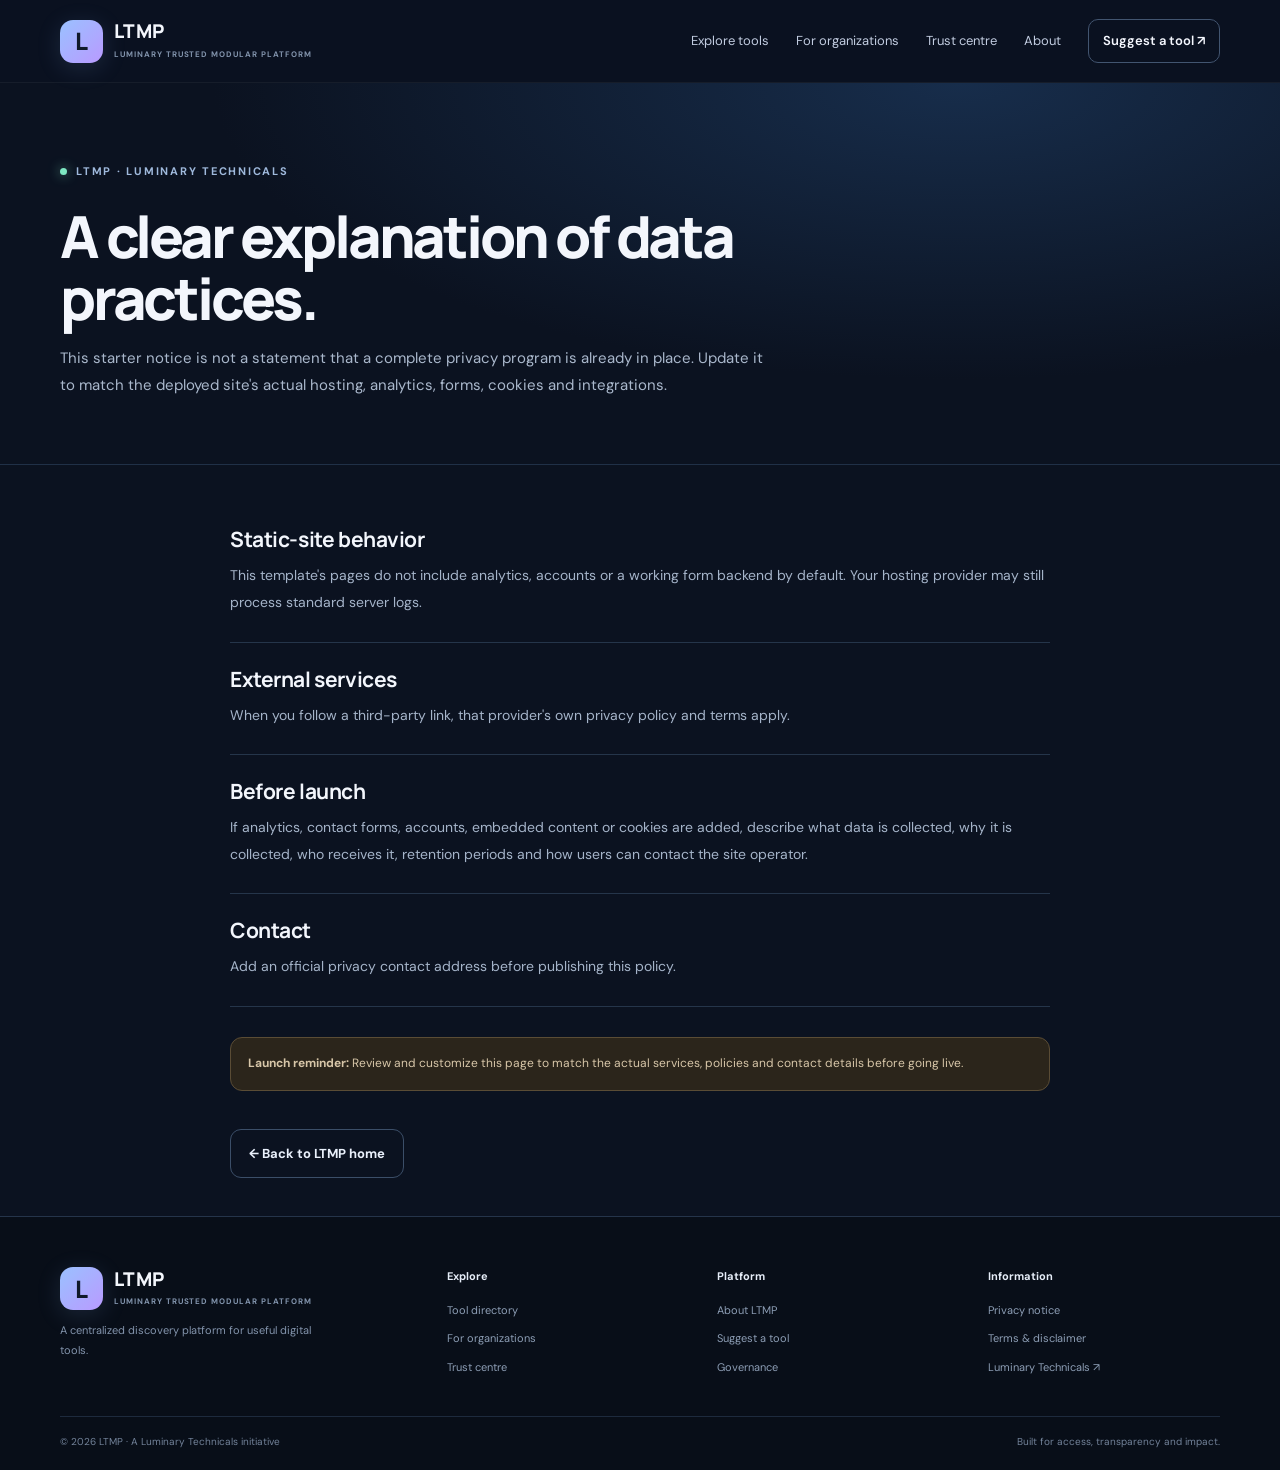
<file: privacy.html>
<!doctype html>
<html lang="en"><head><meta charset="utf-8"><meta name="viewport" content="width=device-width,initial-scale=1"><title>Privacy Notice | LTMP</title><meta name="description" content="This starter notice is not a statement that a complete privacy program is already in place. Update it to match the deployed site's actual hosting, analytics, forms, cookies and integrations."><meta name="robots" content="index,follow"><link rel="canonical" href="https://ltmp.qzz.io/privacy.html"><link rel="icon" href="assets/favicon.svg" type="image/svg+xml"><link rel="stylesheet" href="assets/styles.css"><meta name="theme-color" content="#0b1220"></head>
<body><a class="skip-link" href="#main">Skip to content</a><header class="site-header"><div class="container nav-wrap"><a class="brand" href="index.html"><span class="brand-mark">L</span><span><strong>LTMP</strong><small>LUMINARY TRUSTED MODULAR PLATFORM</small></span></a><button class="menu-toggle" aria-expanded="false" aria-controls="main-nav" aria-label="Toggle navigation"><span></span><span></span><span></span></button><nav id="main-nav" class="main-nav"><a href="tools.html">Explore tools</a><a href="for-organizations.html">For organizations</a><a href="trust.html">Trust centre</a><a href="about.html">About</a><a class="nav-cta" href="contribute.html">Suggest a tool ↗</a></nav></div></header>
<main id="main"><section class="page-hero"><div class="container"><div class="eyebrow"><span class="status-dot"></span> LTMP · LUMINARY TECHNICALS</div><h1>A clear explanation of data practices.</h1><p>This starter notice is not a statement that a complete privacy program is already in place. Update it to match the deployed site's actual hosting, analytics, forms, cookies and integrations.</p></div></section><section class="section section-tight"><div class="container prose-container"><section class="content-block"><h2>Static-site behavior</h2><p>This template's pages do not include analytics, accounts or a working form backend by default. Your hosting provider may still process standard server logs.</p></section><section class="content-block"><h2>External services</h2><p>When you follow a third-party link, that provider's own privacy policy and terms apply.</p></section><section class="content-block"><h2>Before launch</h2><p>If analytics, contact forms, accounts, embedded content or cookies are added, describe what data is collected, why it is collected, who receives it, retention periods and how users can contact the site operator.</p></section><section class="content-block"><h2>Contact</h2><p>Add an official privacy contact address before publishing this policy.</p></section><div class="notice-box"><strong>Launch reminder:</strong> Review and customize this page to match the actual services, policies and contact details before going live.</div><a class="button button-outline" href="index.html">← Back to LTMP home</a></div></section></main>
<footer class="site-footer"><div class="container footer-main"><div class="footer-brand"><a class="brand" href="index.html"><span class="brand-mark">L</span><span><strong>LTMP</strong><small>LUMINARY TRUSTED MODULAR PLATFORM</small></span></a><p>A centralized discovery platform for useful digital tools.</p></div><div class="footer-col"><h4>Explore</h4><a href="tools.html">Tool directory</a><a href="for-organizations.html">For organizations</a><a href="trust.html">Trust centre</a></div><div class="footer-col"><h4>Platform</h4><a href="about.html">About LTMP</a><a href="contribute.html">Suggest a tool</a><a href="governance.html">Governance</a></div><div class="footer-col"><h4>Information</h4><a href="privacy.html">Privacy notice</a><a href="terms.html">Terms & disclaimer</a><a href="https://luminarytechnicals.dpdns.org/">Luminary Technicals ↗</a></div></div><div class="container footer-bottom"><span>© <span id="year">2026</span> LTMP · A Luminary Technicals initiative</span><span>Built for access, transparency and impact.</span></div></footer><script src="assets/script.js" defer></script></body></html>
</file>
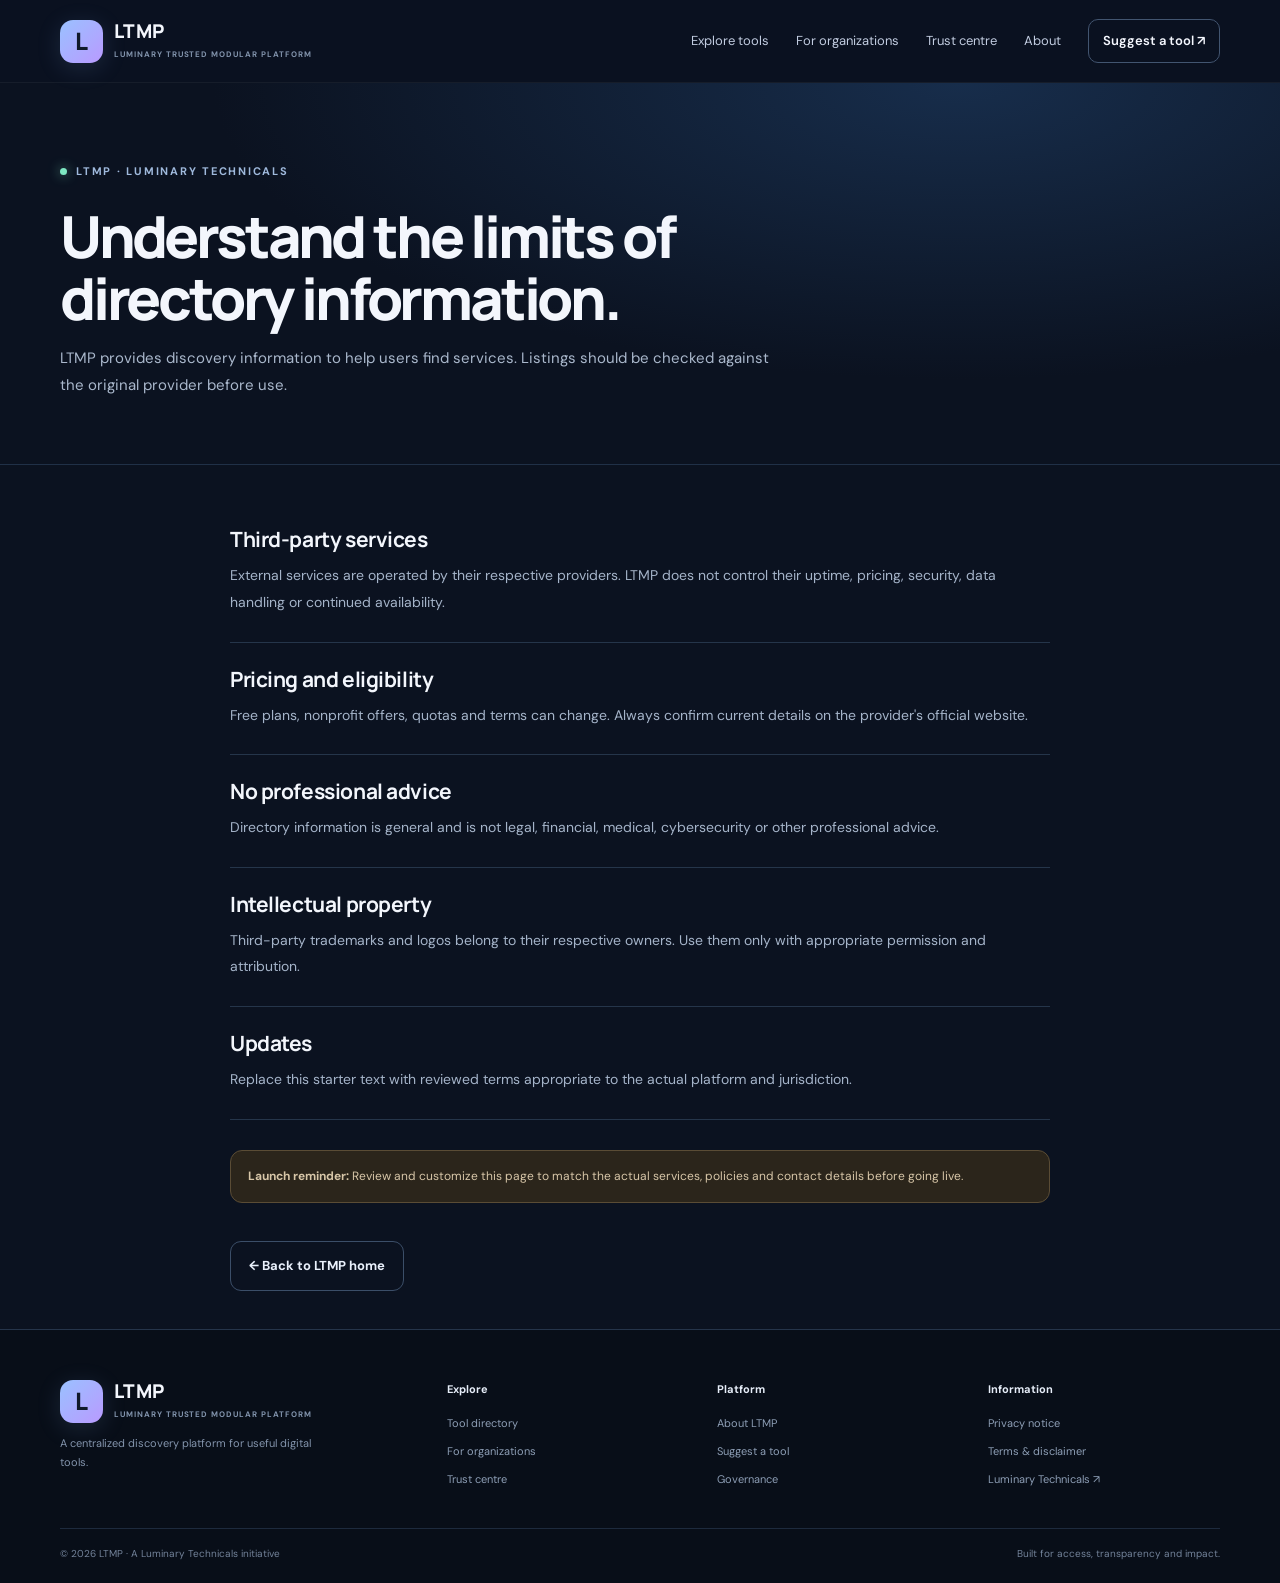
<file: terms.html>
<!doctype html>
<html lang="en"><head><meta charset="utf-8"><meta name="viewport" content="width=device-width,initial-scale=1"><title>Terms & Disclaimer | LTMP</title><meta name="description" content="LTMP provides discovery information to help users find services. Listings should be checked against the original provider before use."><meta name="robots" content="index,follow"><link rel="canonical" href="https://ltmp.qzz.io/terms.html"><link rel="icon" href="assets/favicon.svg" type="image/svg+xml"><link rel="stylesheet" href="assets/styles.css"><meta name="theme-color" content="#0b1220"></head>
<body><a class="skip-link" href="#main">Skip to content</a><header class="site-header"><div class="container nav-wrap"><a class="brand" href="index.html"><span class="brand-mark">L</span><span><strong>LTMP</strong><small>LUMINARY TRUSTED MODULAR PLATFORM</small></span></a><button class="menu-toggle" aria-expanded="false" aria-controls="main-nav" aria-label="Toggle navigation"><span></span><span></span><span></span></button><nav id="main-nav" class="main-nav"><a href="tools.html">Explore tools</a><a href="for-organizations.html">For organizations</a><a href="trust.html">Trust centre</a><a href="about.html">About</a><a class="nav-cta" href="contribute.html">Suggest a tool ↗</a></nav></div></header>
<main id="main"><section class="page-hero"><div class="container"><div class="eyebrow"><span class="status-dot"></span> LTMP · LUMINARY TECHNICALS</div><h1>Understand the limits of directory information.</h1><p>LTMP provides discovery information to help users find services. Listings should be checked against the original provider before use.</p></div></section><section class="section section-tight"><div class="container prose-container"><section class="content-block"><h2>Third-party services</h2><p>External services are operated by their respective providers. LTMP does not control their uptime, pricing, security, data handling or continued availability.</p></section><section class="content-block"><h2>Pricing and eligibility</h2><p>Free plans, nonprofit offers, quotas and terms can change. Always confirm current details on the provider's official website.</p></section><section class="content-block"><h2>No professional advice</h2><p>Directory information is general and is not legal, financial, medical, cybersecurity or other professional advice.</p></section><section class="content-block"><h2>Intellectual property</h2><p>Third-party trademarks and logos belong to their respective owners. Use them only with appropriate permission and attribution.</p></section><section class="content-block"><h2>Updates</h2><p>Replace this starter text with reviewed terms appropriate to the actual platform and jurisdiction.</p></section><div class="notice-box"><strong>Launch reminder:</strong> Review and customize this page to match the actual services, policies and contact details before going live.</div><a class="button button-outline" href="index.html">← Back to LTMP home</a></div></section></main>
<footer class="site-footer"><div class="container footer-main"><div class="footer-brand"><a class="brand" href="index.html"><span class="brand-mark">L</span><span><strong>LTMP</strong><small>LUMINARY TRUSTED MODULAR PLATFORM</small></span></a><p>A centralized discovery platform for useful digital tools.</p></div><div class="footer-col"><h4>Explore</h4><a href="tools.html">Tool directory</a><a href="for-organizations.html">For organizations</a><a href="trust.html">Trust centre</a></div><div class="footer-col"><h4>Platform</h4><a href="about.html">About LTMP</a><a href="contribute.html">Suggest a tool</a><a href="governance.html">Governance</a></div><div class="footer-col"><h4>Information</h4><a href="privacy.html">Privacy notice</a><a href="terms.html">Terms & disclaimer</a><a href="https://luminarytechnicals.dpdns.org/">Luminary Technicals ↗</a></div></div><div class="container footer-bottom"><span>© <span id="year">2026</span> LTMP · A Luminary Technicals initiative</span><span>Built for access, transparency and impact.</span></div></footer><script src="assets/script.js" defer></script></body></html>
</file>
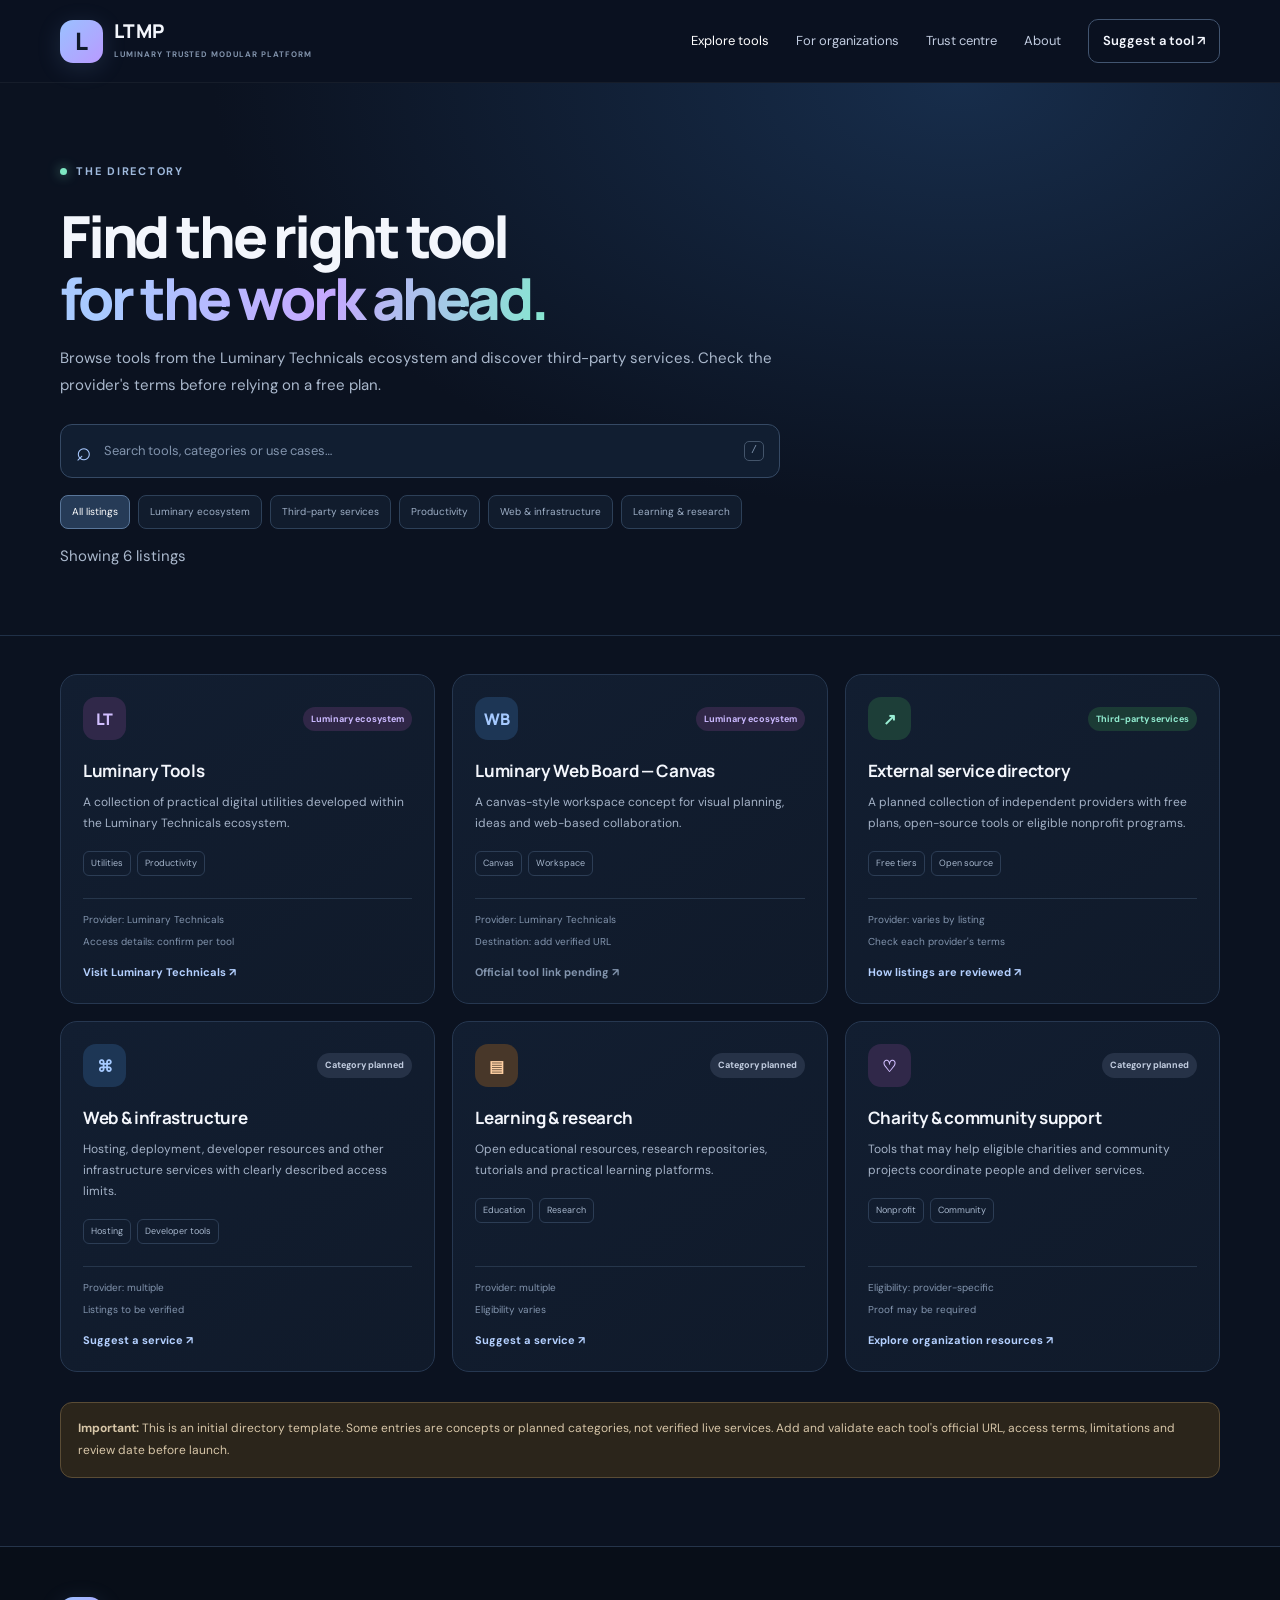
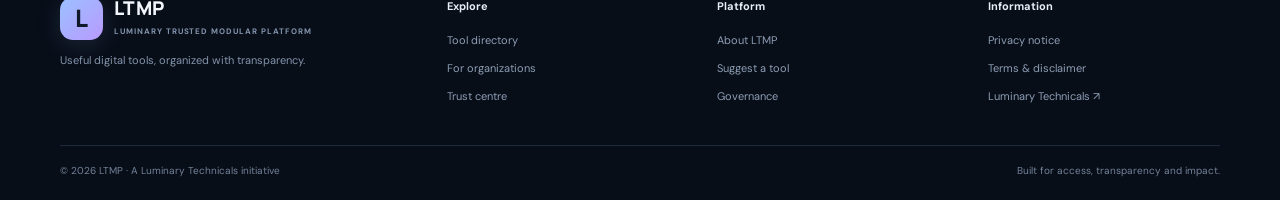
<file: tools.html>
<!doctype html>
<html lang="en"><head><meta charset="utf-8"><meta name="viewport" content="width=device-width,initial-scale=1"><title>Tool Directory | LTMP</title><meta name="description" content="Explore Luminary ecosystem tools and discover third-party digital services by category, access type and purpose."><meta name="robots" content="index,follow"><link rel="canonical" href="https://ltmp.qzz.io/tools.html"><link rel="icon" href="assets/favicon.svg" type="image/svg+xml"><link rel="stylesheet" href="assets/styles.css"><meta name="theme-color" content="#0b1220"><script type="application/ld+json">{"@context":"https://schema.org","@type":"CollectionPage","name":"LTMP Tool Directory","url":"https://ltmp.qzz.io/tools.html","isPartOf":{"@type":"WebSite","name":"LTMP","url":"https://ltmp.qzz.io/"}}</script></head>
<body><a class="skip-link" href="#main">Skip to content</a><header class="site-header"><div class="container nav-wrap"><a class="brand" href="index.html"><span class="brand-mark">L</span><span><strong>LTMP</strong><small>LUMINARY TRUSTED MODULAR PLATFORM</small></span></a><button class="menu-toggle" aria-expanded="false" aria-controls="main-nav" aria-label="Toggle navigation"><span></span><span></span><span></span></button><nav id="main-nav" class="main-nav"><a class="active" href="tools.html">Explore tools</a><a href="for-organizations.html">For organizations</a><a href="trust.html">Trust centre</a><a href="about.html">About</a><a class="nav-cta" href="contribute.html">Suggest a tool ↗</a></nav></div></header>
<main id="main"><section class="page-hero"><div class="container"><div class="eyebrow"><span class="status-dot"></span> THE DIRECTORY</div><h1>Find the right tool<br><span class="gradient-text">for the work ahead.</span></h1><p>Browse tools from the Luminary Technicals ecosystem and discover third-party services. Check the provider's terms before relying on a free plan.</p><div class="directory-search"><span>⌕</span><input id="tool-search" type="search" placeholder="Search tools, categories or use cases…" aria-label="Search tools"><kbd>/</kbd></div><div class="filter-row"><button class="filter-chip active" data-filter="all">All listings</button><button class="filter-chip" data-filter="internal">Luminary ecosystem</button><button class="filter-chip" data-filter="external">Third-party services</button><button class="filter-chip" data-filter="productivity">Productivity</button><button class="filter-chip" data-filter="infrastructure">Web & infrastructure</button><button class="filter-chip" data-filter="learning">Learning & research</button></div><p class="result-count" id="result-count" aria-live="polite">Showing directory previews</p></div></section>
<section class="section section-tight"><div class="container"><div class="tool-grid directory-grid" id="directory-grid">
<article class="tool-card directory-card" id="luminary-tools" data-kind="internal" data-category="productivity" data-search="luminary tools utilities productivity digital tools luminary technicals"><div class="tool-card-top"><span class="tool-logo logo-purple">LT</span><span class="pill pill-internal">Luminary ecosystem</span></div><h2>Luminary Tools</h2><p>A collection of practical digital utilities developed within the Luminary Technicals ecosystem.</p><div class="tag-row"><span>Utilities</span><span>Productivity</span></div><div class="listing-meta"><span>Provider: Luminary Technicals</span><span>Access details: confirm per tool</span></div><a class="text-link" href="https://luminarytechnicals.dpdns.org/" rel="noopener">Visit Luminary Technicals ↗</a></article>
<article class="tool-card directory-card" id="web-board" data-kind="internal" data-category="productivity infrastructure" data-search="luminary web board canvas workspace whiteboard canvas luminary technicals"><div class="tool-card-top"><span class="tool-logo logo-blue">WB</span><span class="pill pill-internal">Luminary ecosystem</span></div><h2>Luminary Web Board — Canvas</h2><p>A canvas-style workspace concept for visual planning, ideas and web-based collaboration.</p><div class="tag-row"><span>Canvas</span><span>Workspace</span></div><div class="listing-meta"><span>Provider: Luminary Technicals</span><span>Destination: add verified URL</span></div><span class="text-link muted-link">Official tool link pending ↗</span></article>
<article class="tool-card directory-card" id="external-services" data-kind="external" data-category="productivity" data-search="third party services free plans open source nonprofit offers external providers"><div class="tool-card-top"><span class="tool-logo logo-mint">↗</span><span class="pill pill-external">Third-party services</span></div><h2>External service directory</h2><p>A planned collection of independent providers with free plans, open-source tools or eligible nonprofit programs.</p><div class="tag-row"><span>Free tiers</span><span>Open source</span></div><div class="listing-meta"><span>Provider: varies by listing</span><span>Check each provider's terms</span></div><a class="text-link" href="trust.html">How listings are reviewed ↗</a></article>
<article class="tool-card directory-card" data-kind="external" data-category="infrastructure" data-search="web hosting static sites domains cloud developer infrastructure free tier"><div class="tool-card-top"><span class="tool-logo logo-blue">⌘</span><span class="pill pill-planned">Category planned</span></div><h2>Web & infrastructure</h2><p>Hosting, deployment, developer resources and other infrastructure services with clearly described access limits.</p><div class="tag-row"><span>Hosting</span><span>Developer tools</span></div><div class="listing-meta"><span>Provider: multiple</span><span>Listings to be verified</span></div><a class="text-link" href="contribute.html">Suggest a service ↗</a></article>
<article class="tool-card directory-card" data-kind="external" data-category="learning" data-search="learning research education open course academic repository coding resources"><div class="tool-card-top"><span class="tool-logo logo-orange">▤</span><span class="pill pill-planned">Category planned</span></div><h2>Learning & research</h2><p>Open educational resources, research repositories, tutorials and practical learning platforms.</p><div class="tag-row"><span>Education</span><span>Research</span></div><div class="listing-meta"><span>Provider: multiple</span><span>Eligibility varies</span></div><a class="text-link" href="contribute.html">Suggest a service ↗</a></article>
<article class="tool-card directory-card" data-kind="external" data-category="productivity" data-search="charity nonprofit community collaboration volunteer coordination digital services"><div class="tool-card-top"><span class="tool-logo logo-purple">♡</span><span class="pill pill-planned">Category planned</span></div><h2>Charity & community support</h2><p>Tools that may help eligible charities and community projects coordinate people and deliver services.</p><div class="tag-row"><span>Nonprofit</span><span>Community</span></div><div class="listing-meta"><span>Eligibility: provider-specific</span><span>Proof may be required</span></div><a class="text-link" href="for-organizations.html">Explore organization resources ↗</a></article>
</div><div class="empty-state" id="empty-state" hidden><h2>No matching listings</h2><p>Try a different keyword or filter.</p></div><div class="notice-box"><strong>Important:</strong> This is an initial directory template. Some entries are concepts or planned categories, not verified live services. Add and validate each tool's official URL, access terms, limitations and review date before launch.</div></div></section></main>
<footer class="site-footer"><div class="container footer-main"><div class="footer-brand"><a class="brand" href="index.html"><span class="brand-mark">L</span><span><strong>LTMP</strong><small>LUMINARY TRUSTED MODULAR PLATFORM</small></span></a><p>Useful digital tools, organized with transparency.</p></div><div class="footer-col"><h4>Explore</h4><a href="tools.html">Tool directory</a><a href="for-organizations.html">For organizations</a><a href="trust.html">Trust centre</a></div><div class="footer-col"><h4>Platform</h4><a href="about.html">About LTMP</a><a href="contribute.html">Suggest a tool</a><a href="governance.html">Governance</a></div><div class="footer-col"><h4>Information</h4><a href="privacy.html">Privacy notice</a><a href="terms.html">Terms & disclaimer</a><a href="https://luminarytechnicals.dpdns.org/">Luminary Technicals ↗</a></div></div><div class="container footer-bottom"><span>© <span id="year">2026</span> LTMP · A Luminary Technicals initiative</span><span>Built for access, transparency and impact.</span></div></footer><script src="assets/script.js" defer></script></body></html>
</file>
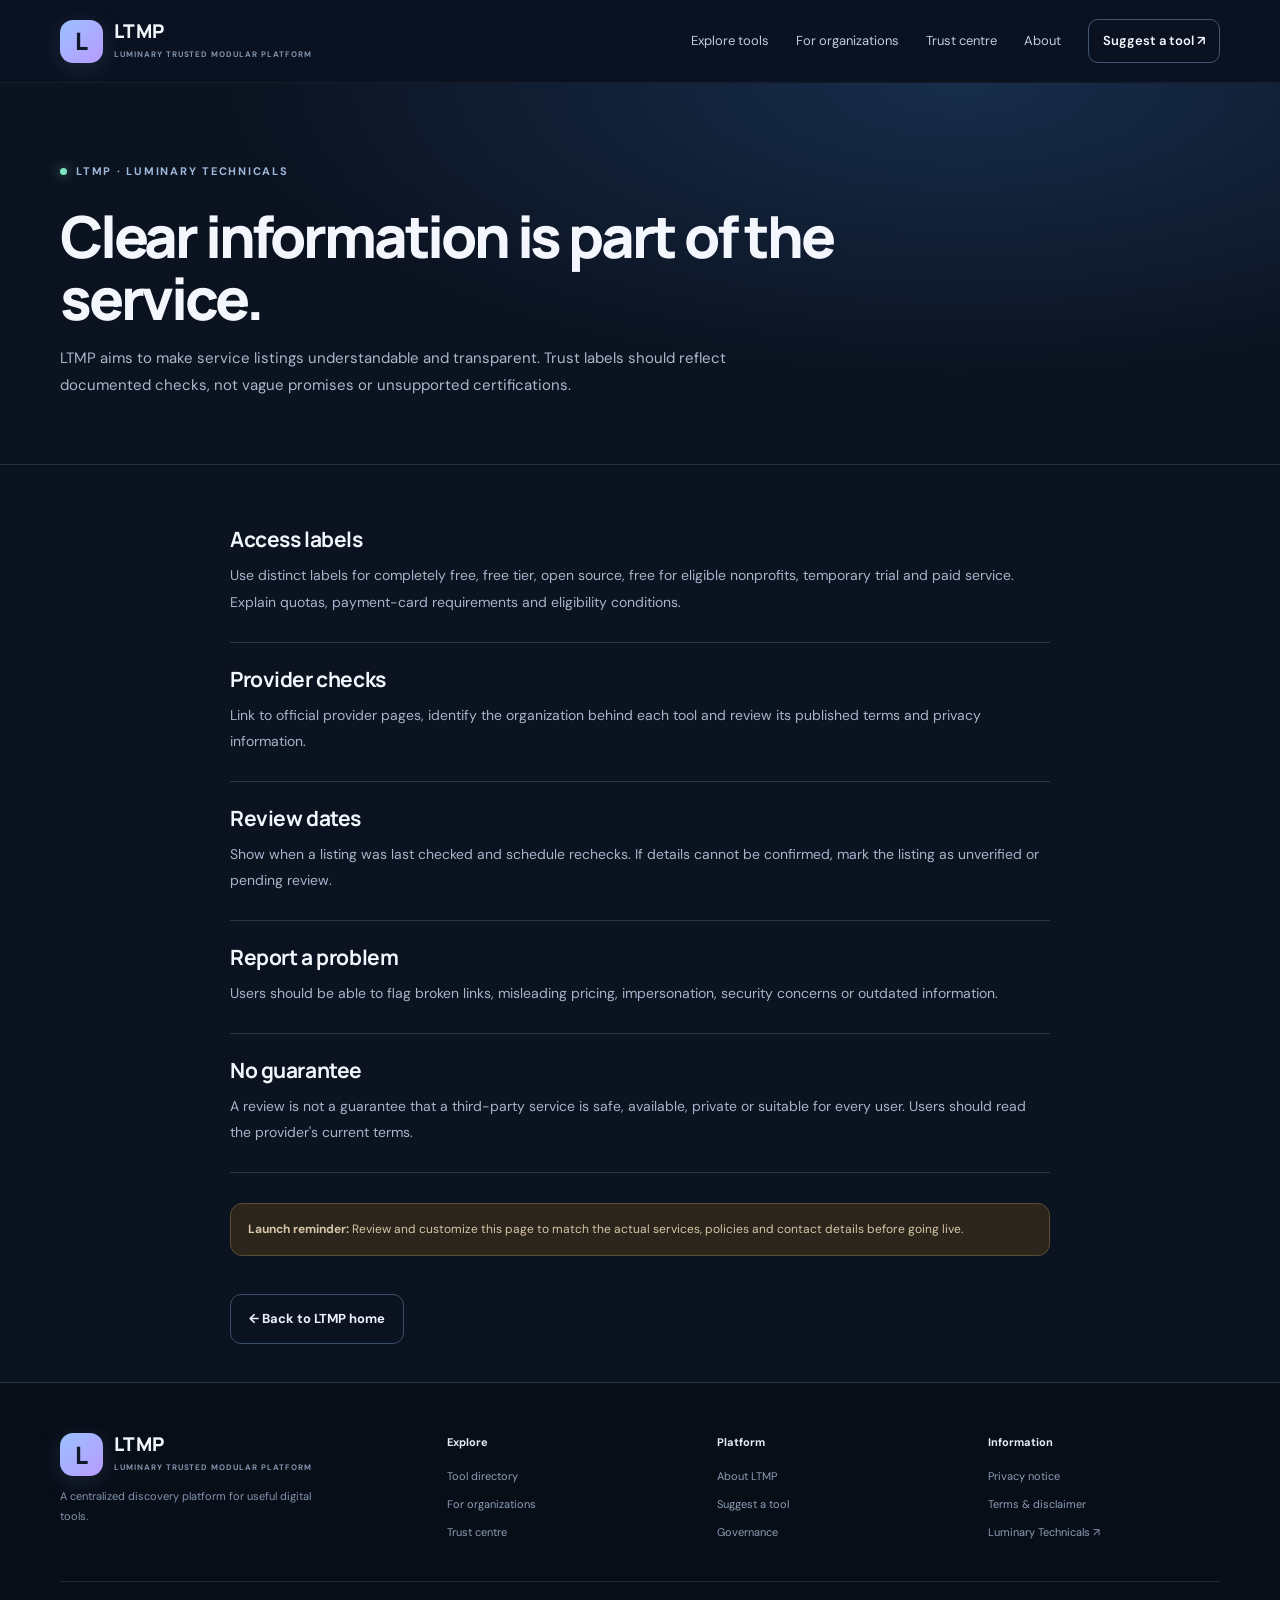
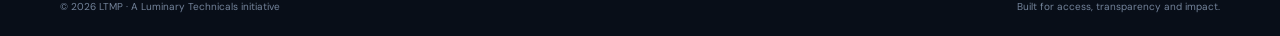
<file: trust.html>
<!doctype html>
<html lang="en"><head><meta charset="utf-8"><meta name="viewport" content="width=device-width,initial-scale=1"><title>Trust Centre | LTMP</title><meta name="description" content="LTMP aims to make service listings understandable and transparent. Trust labels should reflect documented checks, not vague promises or unsupported certifications."><meta name="robots" content="index,follow"><link rel="canonical" href="https://ltmp.qzz.io/trust.html"><link rel="icon" href="assets/favicon.svg" type="image/svg+xml"><link rel="stylesheet" href="assets/styles.css"><meta name="theme-color" content="#0b1220"></head>
<body><a class="skip-link" href="#main">Skip to content</a><header class="site-header"><div class="container nav-wrap"><a class="brand" href="index.html"><span class="brand-mark">L</span><span><strong>LTMP</strong><small>LUMINARY TRUSTED MODULAR PLATFORM</small></span></a><button class="menu-toggle" aria-expanded="false" aria-controls="main-nav" aria-label="Toggle navigation"><span></span><span></span><span></span></button><nav id="main-nav" class="main-nav"><a href="tools.html">Explore tools</a><a href="for-organizations.html">For organizations</a><a href="trust.html">Trust centre</a><a href="about.html">About</a><a class="nav-cta" href="contribute.html">Suggest a tool ↗</a></nav></div></header>
<main id="main"><section class="page-hero"><div class="container"><div class="eyebrow"><span class="status-dot"></span> LTMP · LUMINARY TECHNICALS</div><h1>Clear information is part of the service.</h1><p>LTMP aims to make service listings understandable and transparent. Trust labels should reflect documented checks, not vague promises or unsupported certifications.</p></div></section><section class="section section-tight"><div class="container prose-container"><section class="content-block"><h2>Access labels</h2><p>Use distinct labels for completely free, free tier, open source, free for eligible nonprofits, temporary trial and paid service. Explain quotas, payment-card requirements and eligibility conditions.</p></section><section class="content-block"><h2>Provider checks</h2><p>Link to official provider pages, identify the organization behind each tool and review its published terms and privacy information.</p></section><section class="content-block"><h2>Review dates</h2><p>Show when a listing was last checked and schedule rechecks. If details cannot be confirmed, mark the listing as unverified or pending review.</p></section><section class="content-block"><h2>Report a problem</h2><p>Users should be able to flag broken links, misleading pricing, impersonation, security concerns or outdated information.</p></section><section class="content-block"><h2>No guarantee</h2><p>A review is not a guarantee that a third-party service is safe, available, private or suitable for every user. Users should read the provider's current terms.</p></section><div class="notice-box"><strong>Launch reminder:</strong> Review and customize this page to match the actual services, policies and contact details before going live.</div><a class="button button-outline" href="index.html">← Back to LTMP home</a></div></section></main>
<footer class="site-footer"><div class="container footer-main"><div class="footer-brand"><a class="brand" href="index.html"><span class="brand-mark">L</span><span><strong>LTMP</strong><small>LUMINARY TRUSTED MODULAR PLATFORM</small></span></a><p>A centralized discovery platform for useful digital tools.</p></div><div class="footer-col"><h4>Explore</h4><a href="tools.html">Tool directory</a><a href="for-organizations.html">For organizations</a><a href="trust.html">Trust centre</a></div><div class="footer-col"><h4>Platform</h4><a href="about.html">About LTMP</a><a href="contribute.html">Suggest a tool</a><a href="governance.html">Governance</a></div><div class="footer-col"><h4>Information</h4><a href="privacy.html">Privacy notice</a><a href="terms.html">Terms & disclaimer</a><a href="https://luminarytechnicals.dpdns.org/">Luminary Technicals ↗</a></div></div><div class="container footer-bottom"><span>© <span id="year">2026</span> LTMP · A Luminary Technicals initiative</span><span>Built for access, transparency and impact.</span></div></footer><script src="assets/script.js" defer></script></body></html>
</file>
<file: assets/styles.css>
@import url('https://fonts.googleapis.com/css2?family=DM+Sans:wght@400;500;600;700&family=Manrope:wght@400;500;600;700;800&display=swap');
:root{--bg:#0b1220;--bg2:#0f192b;--panel:#121e31;--panel2:#16243a;--line:#26364d;--text:#f3f6fc;--muted:#a4b2c7;--blue:#8ab4f8;--blue2:#b4d0ff;--mint:#7ee7c2;--purple:#c4a6ff;--orange:#ffc38a;--radius:20px;--shadow:0 20px 70px #03081255}
*{box-sizing:border-box}html{scroll-behavior:smooth;scroll-padding-top:90px}body{margin:0;background:#0b1220;color:var(--text);font-family:"DM Sans",system-ui,sans-serif;line-height:1.65;-webkit-font-smoothing:antialiased}a{color:inherit;text-decoration:none}button,input{font:inherit}button,a{-webkit-tap-highlight-color:transparent}a:focus-visible,button:focus-visible,input:focus-visible{outline:3px solid var(--blue);outline-offset:3px}.container{width:min(1160px,calc(100% - 44px));margin-inline:auto}.skip-link{position:absolute;top:-60px;left:16px;background:white;color:#111;padding:10px 16px;z-index:99}.skip-link:focus{top:12px}.site-header{position:sticky;top:0;z-index:50;background:#0b1220eF;backdrop-filter:blur(18px);border-bottom:1px solid #ffffff0d}.nav-wrap{min-height:82px;display:flex;align-items:center;justify-content:space-between;gap:24px}.brand{display:flex;align-items:center;gap:11px;flex-shrink:0}.brand-mark{display:grid;place-items:center;width:43px;height:43px;border-radius:13px;background:linear-gradient(135deg,#9ac1ff,#b99aff);color:#10192a;font-family:Manrope,sans-serif;font-weight:800;font-size:24px;box-shadow:0 5px 25px #8ab4f825}.brand strong{display:block;font:800 19px Manrope,sans-serif;letter-spacing:.04em;line-height:1.15}.brand small{display:block;color:#8294ad;font-size:8px;font-weight:700;letter-spacing:.12em;margin-top:5px}.main-nav{display:flex;align-items:center;gap:27px;font-size:13px;color:#c1cce0}.main-nav>a:not(.nav-cta):hover,.main-nav>a.active{color:#fff}.nav-cta{border:1px solid #425570;border-radius:10px;padding:10px 14px;color:#f5f8ff;font-weight:600}.nav-cta:hover{background:#1b2b43}.menu-toggle{display:none;background:none;border:1px solid var(--line);border-radius:10px;padding:9px}.menu-toggle span{display:block;width:20px;height:2px;background:white;margin:4px}
.hero{position:relative;overflow:hidden;padding:94px 0 70px;background:radial-gradient(ellipse at 70% 0%,#172d4b 0%,#0b1220 48%)}.hero-grid{display:grid;grid-template-columns:1.02fr .98fr;gap:60px;align-items:center;position:relative;z-index:1}.hero-copy{padding:12px 0}.eyebrow{display:inline-flex;align-items:center;gap:9px;font-size:11px;font-weight:700;letter-spacing:.16em;text-transform:uppercase;color:#9fb9dc}.status-dot{width:7px;height:7px;border-radius:50%;background:var(--mint);box-shadow:0 0 12px #7ee7c2aa}.hero h1,.page-hero h1{font-family:Manrope,sans-serif;font-size:clamp(43px,5.3vw,69px);line-height:1.07;letter-spacing:-.055em;margin:22px 0 22px;font-weight:800}.gradient-text{background:linear-gradient(100deg,#a8caff 10%,#c5a8ff 55%,#85e7d0 100%);-webkit-background-clip:text;background-clip:text;color:transparent}.hero-lead,.page-hero p{max-width:590px;font-size:17px;color:#aab8cc;line-height:1.8}.hero-actions{display:flex;flex-wrap:wrap;gap:12px;margin:30px 0 25px}.button{display:inline-flex;align-items:center;justify-content:center;gap:12px;border-radius:11px;padding:13px 18px;font-weight:700;font-size:13px;transition:transform .2s,background .2s,border-color .2s}.button:hover{transform:translateY(-2px)}.button-primary{background:#a9c9ff;color:#0b1728;box-shadow:0 7px 28px #8ab4f82a}.button-primary:hover{background:#c4d9ff}.button-quiet{color:#e1e9f6;border:1px solid #31435b}.button-quiet:hover,.button-outline:hover{background:#18263b}.button-outline{border:1px solid #3b4e68;color:#eaf1fc}.button-light{background:#f2f6ff;color:#111d30}.hero-proof{display:flex;align-items:center;gap:9px;flex-wrap:wrap;font-size:11px;color:#8495ad}.proof-icon{color:var(--mint);font-weight:800}.proof-separator{color:#42516a}.hero-panel{padding:22px;border:1px solid #334863;border-radius:22px;background:linear-gradient(145deg,#15243aee,#101a2bee);box-shadow:var(--shadow);transform:perspective(1200px) rotateY(-3deg);animation:float-in .8s ease-out both}.panel-top{display:flex;justify-content:space-between;align-items:center;margin-bottom:20px}.panel-label,.mini-label{font-size:10px;letter-spacing:.14em;color:#91a5c1;font-weight:700}.live-indicator{font-size:9px;color:#9fe5d0;border:1px solid #31594f;padding:5px 8px;border-radius:20px;letter-spacing:.08em}.search-box{display:flex;align-items:center;gap:12px;border:1px solid #344862;background:#0d1727;border-radius:11px;padding:13px;color:#8799b3;font-size:12px}.search-icon{font-size:24px;color:#a7c5ff}.search-box kbd,.directory-search kbd{margin-left:auto;border:1px solid #43546a;border-radius:5px;padding:1px 6px;font-size:10px;color:#8295b0}.mini-label{margin:25px 0 11px}.purpose-grid{display:grid;grid-template-columns:1fr 1fr;gap:10px}.purpose-card{display:flex;align-items:center;gap:10px;background:#18273d;border:1px solid #2c3c54;border-radius:12px;padding:12px 10px;transition:background .2s,transform .2s}.purpose-card:hover{background:#20334e;transform:translateY(-2px)}.purpose-icon{display:grid;place-items:center;flex-shrink:0;width:34px;height:34px;border-radius:10px;font-size:19px}.purple{background:#3a2e58;color:#d4c2ff}.blue{background:#233c60;color:#a8c9ff}.mint{background:#21463f;color:#9bf0d6}.orange{background:#4d3b2d;color:#ffd0a3}.purpose-card b,.purpose-card small{display:block}.purpose-card b{font-size:11px}.purpose-card small{font-size:9px;color:#9cacc2;margin-top:2px}.purpose-card .arrow{margin-left:auto;color:#7f94b2;font-size:14px}.panel-footer{display:flex;align-items:center;gap:9px;margin-top:18px;padding-top:16px;border-top:1px solid #293951;color:#94a6bf;font-size:10px}.shield{color:var(--mint)}.hero-bottom-line{position:absolute;bottom:0;left:0;right:0;height:1px;background:linear-gradient(90deg,transparent,#38516f,transparent)}.hero-glow{position:absolute;filter:blur(80px);opacity:.14;border-radius:50%;pointer-events:none}.glow-one{width:240px;height:240px;background:#7e9dff;right:5%;top:12%}.glow-two{width:180px;height:180px;background:#8af0d5;left:25%;bottom:-120px}
.section{padding:85px 0}.section-tight{padding:38px 0}.stats-row{display:grid;grid-template-columns:repeat(4,1fr);gap:20px}.stats-row>div{padding:12px 22px;border-left:1px solid #26364d}.stats-row>div:first-child{border-left:0}.stats-row strong,.stats-row span{display:block}.stats-row strong{font:700 17px Manrope,sans-serif}.stats-row span{font-size:12px;color:#91a2b9;margin-top:3px}.section-heading{display:flex;justify-content:space-between;gap:35px;align-items:end;margin-bottom:32px}.section-heading h2,.split-section h2,.impact-banner h2,.final-cta h2{font:800 clamp(29px,3.2vw,42px)/1.2 Manrope,sans-serif;letter-spacing:-.04em;margin:12px 0}.section-heading>p{max-width:420px;color:var(--muted);font-size:14px;margin:0 0 5px}.tool-grid{display:grid;grid-template-columns:repeat(3,1fr);gap:17px}.tool-card{background:linear-gradient(145deg,#121e31,#101a2a);border:1px solid #263750;border-radius:17px;padding:22px;display:flex;flex-direction:column;min-width:0;transition:transform .22s,border-color .22s,box-shadow .22s}.tool-card:hover{transform:translateY(-4px);border-color:#4d6688;box-shadow:0 18px 45px #03081235}.tool-card-top{display:flex;align-items:center;justify-content:space-between;gap:8px;margin-bottom:19px}.tool-logo{display:grid;place-items:center;width:43px;height:43px;border-radius:13px;font-weight:800;font-family:Manrope,sans-serif}.logo-purple{background:#302849;color:#d2bfff}.logo-blue{background:#1d3655;color:#a6caff}.logo-mint{background:#1d3e38;color:#9bf0d6}.logo-orange{background:#483729;color:#ffd0a3}.pill{font-size:9px;border-radius:30px;padding:5px 8px;font-weight:700;white-space:nowrap}.pill-internal{color:#cbb9ff;background:#302747}.pill-external{color:#91ecd0;background:#1b3b35}.pill-planned{color:#c2cde0;background:#263247}.tool-card h3,.directory-card h2{font:700 18px Manrope,sans-serif;margin:0 0 10px;letter-spacing:-.02em}.tool-card p{font-size:12px;color:#a4b2c7;margin:0 0 17px;line-height:1.75}.tag-row{display:flex;flex-wrap:wrap;gap:6px;margin-bottom:22px}.tag-row span{font-size:9px;border:1px solid #2c3d55;border-radius:6px;padding:4px 7px;color:#a6b6cc}.card-bottom{margin-top:auto;padding-top:15px;border-top:1px solid #26364b;display:flex;justify-content:space-between;align-items:center;gap:10px}.availability{font-size:9px;color:#90a2ba;display:flex;align-items:center;gap:6px}.availability i{width:6px;height:6px;border-radius:50%;background:#8ab4f8}.text-link{color:#b4d0ff;font-size:11px;font-weight:700}.text-link:hover{color:#fff}.fine-print{font-size:10px;color:#71839d;line-height:1.7;margin-top:18px}.center-action{text-align:center;margin-top:30px}.section-dark{background:linear-gradient(120deg,#0e192a,#101c30);border-block:1px solid #1e2d43}.split-section{display:grid;grid-template-columns:.85fr 1.15fr;gap:80px;align-items:center}.split-section h2{max-width:480px}.muted{color:#9eafc5;font-size:14px;line-height:1.8;margin:18px 0 25px}.trust-list{border-top:1px solid #2b3b53}.trust-item{display:grid;grid-template-columns:38px 1fr 20px;gap:14px;align-items:start;padding:22px 0;border-bottom:1px solid #2b3b53}.trust-number{font:700 12px Manrope,sans-serif;color:#8299b8;padding-top:3px}.trust-item h3{font:700 15px Manrope,sans-serif;margin:0 0 5px}.trust-item p{font-size:12px;color:#96a8bf;margin:0;line-height:1.7}.checkmark{color:var(--mint);font-weight:800}.impact-banner{display:flex;align-items:center;gap:25px;padding:32px;border:1px solid #344c67;border-radius:20px;background:radial-gradient(ellipse at 90% 20%,#263f5e,#132138 65%)}.impact-orb{display:grid;place-items:center;flex-shrink:0;width:58px;height:58px;border-radius:18px;background:linear-gradient(135deg,#a9c9ff,#a7ead7);color:#122035;font-size:27px}.impact-banner>div:nth-child(2){flex:1}.impact-banner h2{font-size:25px;margin:7px 0}.impact-banner p,.final-cta p{color:#a8b7cc;font-size:12px;margin:0}.final-cta{display:flex;align-items:center;justify-content:space-between;gap:24px;padding:20px 0 35px}.final-cta h2{font-size:26px;margin:8px 0}.site-footer{border-top:1px solid #25344a;background:#080e18;padding:50px 0 20px}.footer-main{display:grid;grid-template-columns:1.5fr repeat(3,1fr);gap:38px;padding-bottom:40px}.footer-brand p{font-size:11px;color:#8394ac;max-width:260px;line-height:1.8}.footer-col{display:flex;flex-direction:column;align-items:flex-start;gap:10px}.footer-col h4{font-size:11px;margin:0 0 6px;color:#e6edf8}.footer-col a{font-size:11px;color:#8d9eb5}.footer-col a:hover{color:#fff}.footer-bottom{border-top:1px solid #1d2a3d;padding-top:17px;display:flex;justify-content:space-between;gap:16px;font-size:10px;color:#73839a}
.page-hero{padding:74px 0 50px;background:radial-gradient(ellipse at 75% 0%,#172d4b 0%,#0b1220 55%);border-bottom:1px solid #203047}.page-hero h1{font-size:clamp(38px,5vw,58px);max-width:850px;margin-bottom:16px}.page-hero p{font-size:15px;max-width:720px}.directory-search{margin-top:25px;display:flex;align-items:center;gap:12px;max-width:720px;background:#111e31;border:1px solid #354964;border-radius:12px;padding:0 15px}.directory-search>span{font-size:26px;color:#a9c9ff}.directory-search input{flex:1;min-width:0;background:transparent;border:0;outline:0;color:#f3f6fc;padding:15px 0;font-size:13px}.directory-search input::placeholder{color:#8294ad}.filter-row{display:flex;flex-wrap:wrap;gap:8px;margin-top:17px}.filter-chip{border:1px solid #2d4058;background:#111c2d;color:#9eafc6;padding:8px 11px;border-radius:8px;font-size:10px;cursor:pointer}.filter-chip:hover,.filter-chip.active{background:#263b57;border-color:#59769a;color:#fff}.result-count{font-size:10px;color:#8294ad;margin-top:14px}.directory-grid{grid-template-columns:repeat(3,1fr)}.directory-card h2{font-size:17px}.listing-meta{display:flex;flex-direction:column;gap:5px;border-top:1px solid #26364b;padding-top:13px;margin-top:auto;margin-bottom:13px;color:#8294ad;font-size:10px}.muted-link{color:#8294ad}.notice-box{border:1px solid #5a4c35;background:#2b251b;color:#d7c6a8;border-radius:12px;padding:15px 17px;margin:30px 0;font-size:12px;line-height:1.8}.empty-state{text-align:center;padding:60px 20px;color:#aab8cc}.empty-state h2{color:white}.prose-container{max-width:820px}.content-block{padding:22px 0;border-bottom:1px solid #25354a}.content-block h2{font:700 21px Manrope,sans-serif;letter-spacing:-.02em;margin:0 0 9px}.content-block p{color:#a5b4c9;font-size:14px;line-height:1.9;margin:0 0 4px}.prose-container>.button{margin-top:8px}.error-page{min-height:100vh;display:flex;flex-direction:column;align-items:center;justify-content:center;text-align:center;padding:30px}.error-page h1{font:800 40px Manrope,sans-serif;max-width:650px}.error-page p{color:#9eafc5}.error-page .button{margin-top:18px}
@keyframes float-in{from{opacity:0;transform:perspective(1200px) rotateY(-3deg) translateY(15px)}to{opacity:1;transform:perspective(1200px) rotateY(-3deg) translateY(0)}}@media(prefers-reduced-motion:reduce){*,*::before,*::after{scroll-behavior:auto!important;animation:none!important;transition:none!important}}
@media(max-width:980px){.hero-grid{gap:30px}.hero-panel{padding:17px}.main-nav{gap:16px}.tool-grid,.directory-grid{grid-template-columns:repeat(2,1fr)}.split-section{gap:40px}.footer-main{gap:22px}.purpose-card{padding:10px 8px}.purpose-card small{font-size:8px}}
@media(max-width:740px){.container{width:min(100% - 32px,560px)}.nav-wrap{min-height:72px}.brand-mark{width:39px;height:39px}.brand small{font-size:7px}.menu-toggle{display:block}.main-nav{display:none;position:absolute;left:0;right:0;top:71px;background:#0d1727;border-bottom:1px solid #293b54;padding:17px 22px 22px;flex-direction:column;align-items:stretch;gap:0}.main-nav.open{display:flex}.main-nav>a{padding:12px 4px}.main-nav .nav-cta{margin-top:8px;text-align:center}.hero{padding:57px 0 44px}.hero-grid{grid-template-columns:1fr;gap:35px}.hero h1{font-size:clamp(42px,12vw,60px)}.hero-lead{font-size:15px}.hero-panel{transform:none;animation:none}.purpose-card b{font-size:10px}.hero-proof{font-size:10px}.section{padding:58px 0}.section-tight{padding:28px 0}.stats-row{grid-template-columns:1fr 1fr;gap:15px}.stats-row>div{padding:8px 12px}.stats-row>div:nth-child(odd){border-left:0}.section-heading{display:block}.section-heading>p{margin-top:15px}.tool-grid,.directory-grid{grid-template-columns:1fr}.tool-card{padding:20px}.split-section{grid-template-columns:1fr;gap:30px}.impact-banner{align-items:flex-start;flex-wrap:wrap;padding:24px}.impact-banner>div:nth-child(2){flex-basis:calc(100% - 90px)}.impact-banner .button{margin-left:82px}.final-cta{align-items:flex-start;flex-direction:column}.footer-main{grid-template-columns:1fr 1fr;gap:30px 20px}.footer-brand{grid-column:1/-1}.footer-bottom{flex-direction:column;gap:5px}.page-hero{padding:50px 0 35px}.page-hero h1{font-size:clamp(36px,10vw,48px)}.filter-row{gap:6px}.filter-chip{font-size:9px}.trust-item{grid-template-columns:28px 1fr 18px}}
@media(max-width:390px){.purpose-grid{grid-template-columns:1fr}.hero-actions .button{width:100%}.brand small{letter-spacing:.06em}.footer-main{grid-template-columns:1fr 1fr}.footer-col a{font-size:10px}}
</file>
